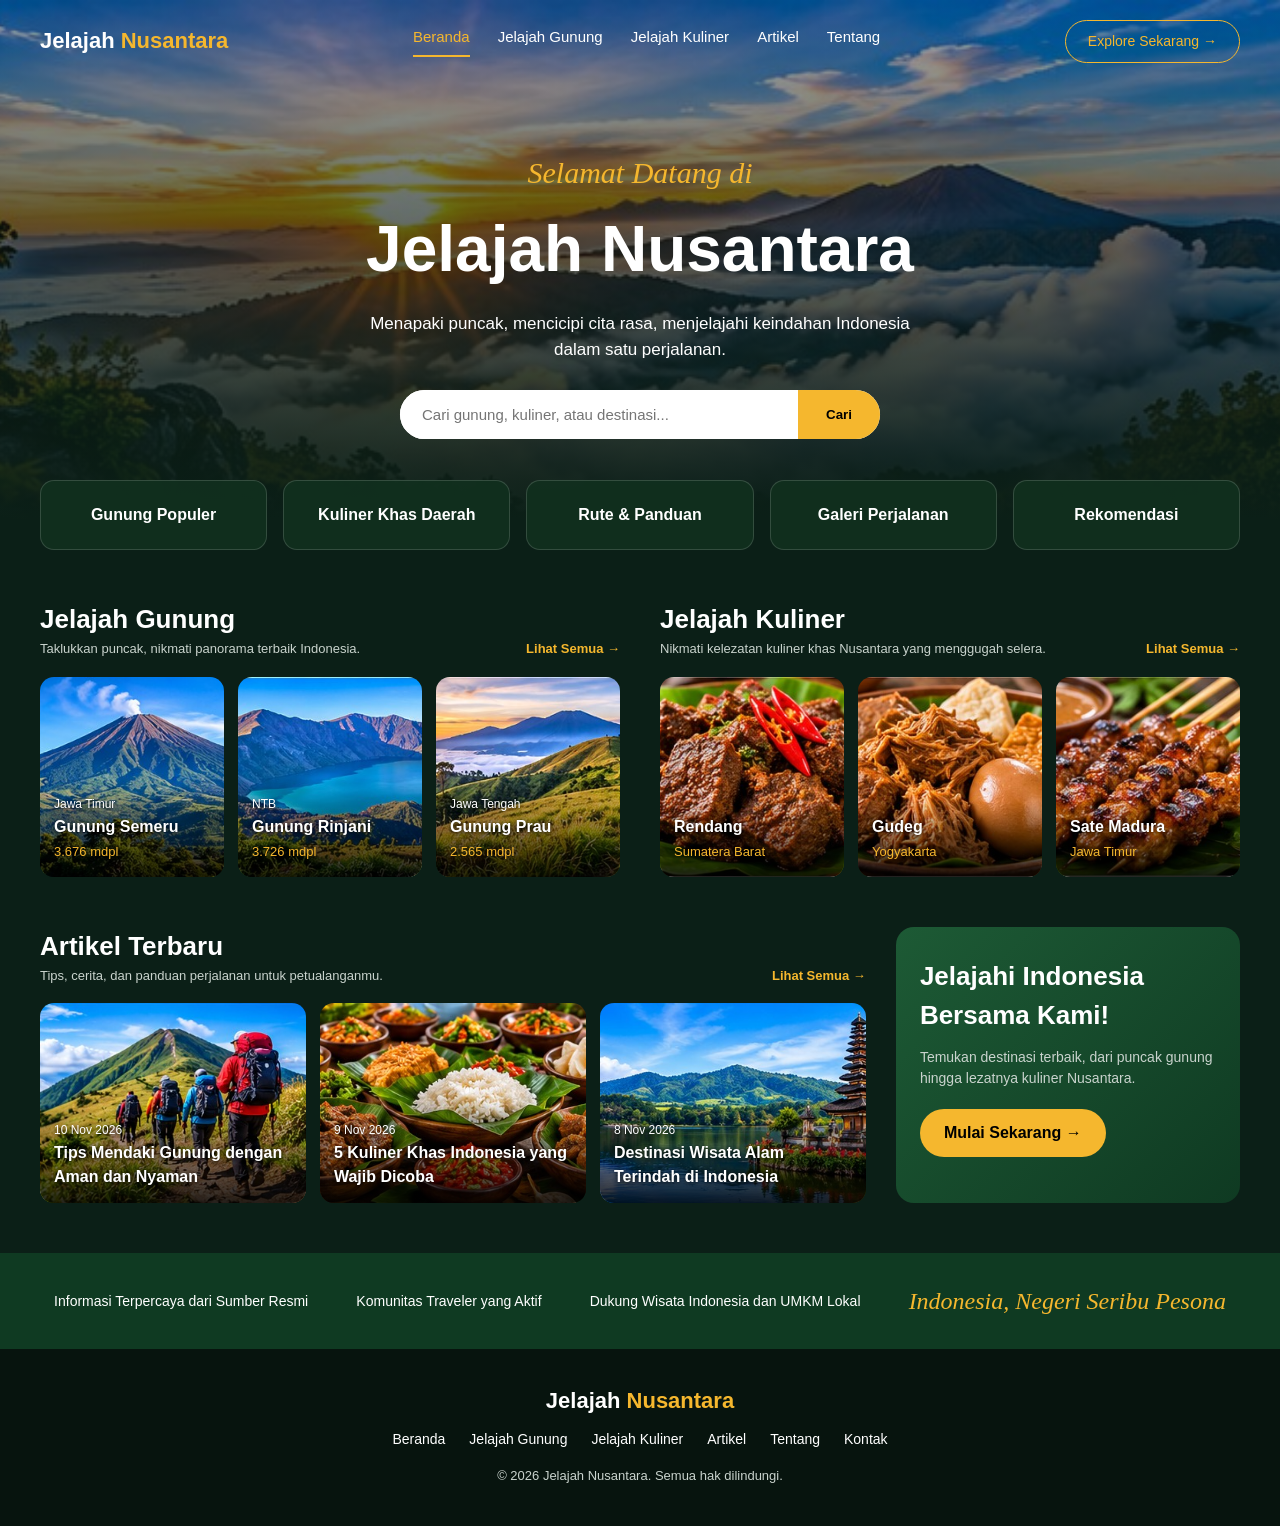
<file: index.html>
<!DOCTYPE html>
<html lang="id">
<head>
  <meta charset="UTF-8">
  <meta name="viewport" content="width=device-width, initial-scale=1.0">
  <title>Jelajah Nusantara</title>
  <link rel="stylesheet" href="style.css">
  <link rel="icon" type="image/svg+xml" href="favicon.svg">
</head>
<body>

  <!-- NAVBAR -->
  <header class="navbar">
    <a href="index.html" class="logo">Jelajah <span>Nusantara</span></a>
    <nav>
      <a href="index.html" class="active">Beranda</a>
      <a href="gunung.html">Jelajah Gunung</a>
      <a href="kuliner.html">Jelajah Kuliner</a>
      <a href="artikel.html">Artikel</a>
      <a href="tentang.html">Tentang</a>
    </nav>
    <a href="gunung.html" class="btn-outline">Explore Sekarang →</a>
  </header>

  <!-- HERO -->
  <section class="hero">
    <p class="hero-sub">Selamat Datang di</p>
    <h1>Jelajah Nusantara</h1>
    <p class="hero-desc">Menapaki puncak, mencicipi cita rasa, menjelajahi keindahan Indonesia dalam satu perjalanan.</p>
    <div class="search-box">
      <input type="text" placeholder="Cari gunung, kuliner, atau destinasi...">
      <button>Cari</button>
    </div>
  </section>

  <!-- KARTU PINTASAN -->
  <section class="shortcuts">
    <a href="gunung.html" class="shortcut">Gunung Populer</a>
    <a href="kuliner.html" class="shortcut">Kuliner Khas Daerah</a>
    <a href="panduan.html" class="shortcut">Rute &amp; Panduan</a>
    <a href="galeri.html" class="shortcut">Galeri Perjalanan</a>
    <a href="rekomendasi.html" class="shortcut">Rekomendasi</a>
  </section>

  <!-- GUNUNG & KULINER -->
  <section class="two-col">

    <div class="col">
      <div class="section-head">
        <div>
          <h2>Jelajah Gunung</h2>
          <p>Taklukkan puncak, nikmati panorama terbaik Indonesia.</p>
        </div>
        <a href="gunung.html">Lihat Semua →</a>
      </div>
      <div class="cards">
        <div class="card" style="background-image:url('images/semeru.jpg')">
          <div class="card-info">
            <small>Jawa Timur</small>
            <h3>Gunung Semeru</h3>
            <span>3.676 mdpl</span>
          </div>
        </div>
        <div class="card" style="background-image:url('images/rinjani.jpg')">
          <div class="card-info">
            <small>NTB</small>
            <h3>Gunung Rinjani</h3>
            <span>3.726 mdpl</span>
          </div>
        </div>
        <div class="card" style="background-image:url('images/prau.jpg')">
          <div class="card-info">
            <small>Jawa Tengah</small>
            <h3>Gunung Prau</h3>
            <span>2.565 mdpl</span>
          </div>
        </div>
      </div>
    </div>

    <div class="col">
      <div class="section-head">
        <div>
          <h2>Jelajah Kuliner</h2>
          <p>Nikmati kelezatan kuliner khas Nusantara yang menggugah selera.</p>
        </div>
        <a href="kuliner.html">Lihat Semua →</a>
      </div>
      <div class="cards">
        <div class="card" style="background-image:url('images/rendang.jpg')">
          <div class="card-info">
            <h3>Rendang</h3>
            <span>Sumatera Barat</span>
          </div>
        </div>
        <div class="card" style="background-image:url('images/gudeg.jpg')">
          <div class="card-info">
            <h3>Gudeg</h3>
            <span>Yogyakarta</span>
          </div>
        </div>
        <div class="card" style="background-image:url('images/sate.jpg')">
          <div class="card-info">
            <h3>Sate Madura</h3>
            <span>Jawa Timur</span>
          </div>
        </div>
      </div>
    </div>

  </section>

  <!-- ARTIKEL & AJAKAN -->
  <section class="article-row">
    <div class="articles">
      <div class="section-head">
        <div>
          <h2>Artikel Terbaru</h2>
          <p>Tips, cerita, dan panduan perjalanan untuk petualanganmu.</p>
        </div>
        <a href="artikel.html">Lihat Semua →</a>
      </div>
      <div class="cards">
        <div class="card" style="background-image:url('images/artikel1.jpg')">
          <div class="card-info">
            <small>10 Nov 2026</small>
            <h3>Tips Mendaki Gunung dengan Aman dan Nyaman</h3>
          </div>
        </div>
        <div class="card" style="background-image:url('images/artikel2.jpg')">
          <div class="card-info">
            <small>9 Nov 2026</small>
            <h3>5 Kuliner Khas Indonesia yang Wajib Dicoba</h3>
          </div>
        </div>
        <div class="card" style="background-image:url('images/artikel3.jpg')">
          <div class="card-info">
            <small>8 Nov 2026</small>
            <h3>Destinasi Wisata Alam Terindah di Indonesia</h3>
          </div>
        </div>
      </div>
    </div>

    <aside class="cta">
      <h3>Jelajahi Indonesia Bersama Kami!</h3>
      <p>Temukan destinasi terbaik, dari puncak gunung hingga lezatnya kuliner Nusantara.</p>
      <a href="gunung.html" class="btn-yellow">Mulai Sekarang →</a>
    </aside>
  </section>

  <!-- PITA INFO -->
  <section class="info-strip">
    <div>Informasi Terpercaya dari Sumber Resmi</div>
    <div>Komunitas Traveler yang Aktif</div>
    <div>Dukung Wisata Indonesia dan UMKM Lokal</div>
    <div class="slogan">Indonesia, Negeri Seribu Pesona</div>
  </section>

  <!-- FOOTER -->
  <footer class="footer">
    <div class="logo">Jelajah <span>Nusantara</span></div>
    <nav>
      <a href="index.html">Beranda</a>
      <a href="gunung.html">Jelajah Gunung</a>
      <a href="kuliner.html">Jelajah Kuliner</a>
      <a href="artikel.html">Artikel</a>
      <a href="tentang.html">Tentang</a>
      <a href="kontak.html">Kontak</a>
    </nav>
    <p>© 2026 Jelajah Nusantara. Semua hak dilindungi.</p>
  </footer>
  <script src="script.js"></script>
    <script src="menu.js"></script>
</body>
</html>
</file>
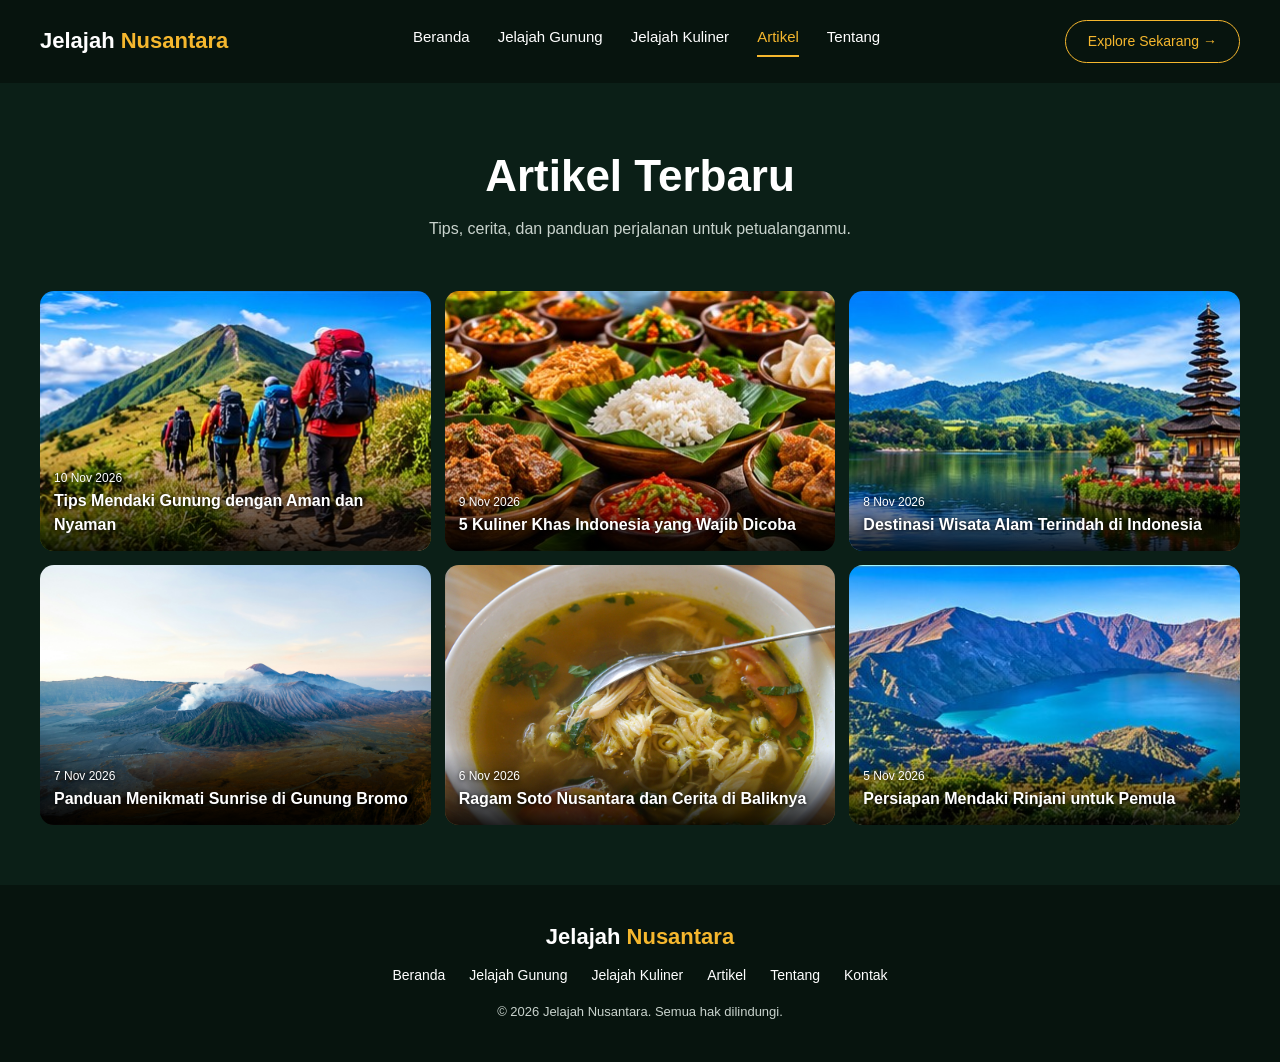
<file: artikel.html>
<!DOCTYPE html>
<html lang="id">
<head>
  <meta charset="UTF-8">
  <meta name="viewport" content="width=device-width, initial-scale=1.0">
  <title>Artikel - Jelajah Nusantara</title>
  <link rel="stylesheet" href="style.css">
</head>
<body>

  <!-- NAVBAR -->
  <header class="navbar navbar-solid">
    <a href="index.html" class="logo">Jelajah <span>Nusantara</span></a>
    <nav>
      <a href="index.html">Beranda</a>
      <a href="gunung.html">Jelajah Gunung</a>
      <a href="kuliner.html">Jelajah Kuliner</a>
      <a href="artikel.html" class="active">Artikel</a>
      <a href="tentang.html">Tentang</a>
    </nav>
    <a href="artikel.html" class="btn-outline">Explore Sekarang →</a>
  </header>

  <!-- JUDUL HALAMAN -->
  <section class="page-hero">
    <h1>Artikel Terbaru</h1>
    <p>Tips, cerita, dan panduan perjalanan untuk petualanganmu.</p>
  </section>

  <!-- DAFTAR ARTIKEL -->
  <section class="page-section">
    <div class="cards cards-grid">

      <div class="card" style="background-image:url('images/artikel1.jpg')">
        <div class="card-info">
          <small>10 Nov 2026</small>
          <h3>Tips Mendaki Gunung dengan Aman dan Nyaman</h3>
        </div>
      </div>

      <div class="card" style="background-image:url('images/artikel2.jpg')">
        <div class="card-info">
          <small>9 Nov 2026</small>
          <h3>5 Kuliner Khas Indonesia yang Wajib Dicoba</h3>
        </div>
      </div>

      <div class="card" style="background-image:url('images/artikel3.jpg')">
        <div class="card-info">
          <small>8 Nov 2026</small>
          <h3>Destinasi Wisata Alam Terindah di Indonesia</h3>
        </div>
      </div>

      <div class="card" style="background-image:url('images/bromo.jpg')">
        <div class="card-info">
          <small>7 Nov 2026</small>
          <h3>Panduan Menikmati Sunrise di Gunung Bromo</h3>
        </div>
      </div>

      <div class="card" style="background-image:url('images/soto.jpg')">
        <div class="card-info">
          <small>6 Nov 2026</small>
          <h3>Ragam Soto Nusantara dan Cerita di Baliknya</h3>
        </div>
      </div>

      <div class="card" style="background-image:url('images/rinjani.jpg')">
        <div class="card-info">
          <small>5 Nov 2026</small>
          <h3>Persiapan Mendaki Rinjani untuk Pemula</h3>
        </div>
      </div>

    </div>
  </section>

  <!-- FOOTER -->
  <footer class="footer">
    <div class="logo">Jelajah <span>Nusantara</span></div>
    <nav>
      <a href="index.html">Beranda</a>
      <a href="gunung.html">Jelajah Gunung</a>
      <a href="kuliner.html">Jelajah Kuliner</a>
      <a href="artikel.html">Artikel</a>
      <a href="tentang.html">Tentang</a>
      <a href="#kontak.html">Kontak</a>
    </nav>
    <p>© 2026 Jelajah Nusantara. Semua hak dilindungi.</p>
  </footer>
  <script src="menu.js"></script>
</body>
</html>
</file>
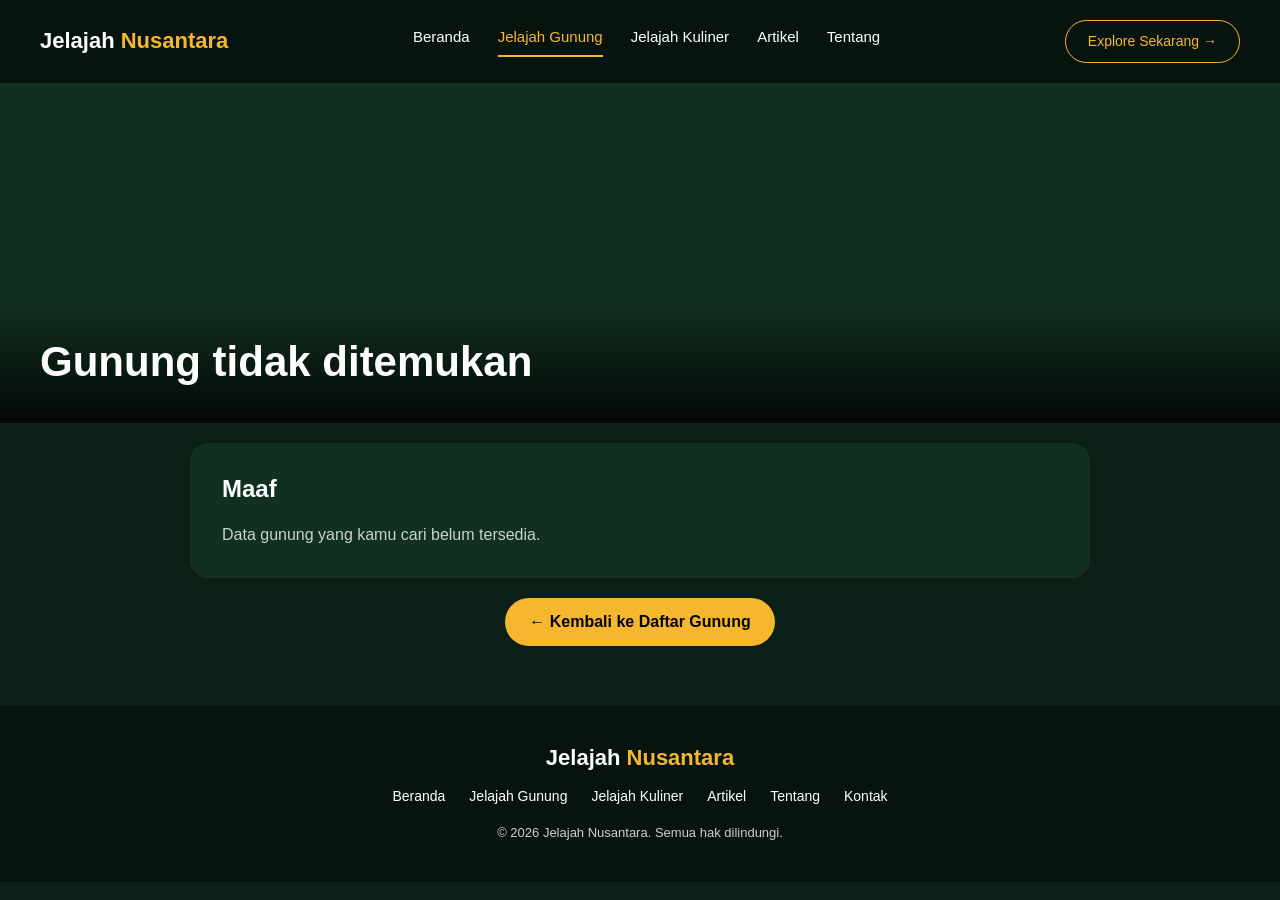
<file: detail-gunung.html>
<!DOCTYPE html>
<html lang="id">
<head>
  <meta charset="UTF-8">
  <meta name="viewport" content="width=device-width, initial-scale=1.0">
  <title>Detail Gunung - Jelajah Nusantara</title>
  <link rel="stylesheet" href="style.css">
  <style>
    .detail-hero {
      height: 340px;
      background-size: cover;
      background-position: center;
      background-color: var(--bg-card);
      display: flex;
      align-items: flex-end;
    }
    .detail-hero-text {
      width: 100%;
      padding: 30px 40px;
      background: linear-gradient(to top, rgba(0,0,0,.85), transparent);
    }
    .detail-hero-text h1 { font-size: 42px; }
    .detail-wrap { max-width: 900px; margin: 0 auto; }
    .detail-box {
      background: var(--bg-card);
      border-radius: 18px;
      padding: 28px 32px;
      margin-bottom: 20px;
    }
    .detail-box h2 { margin-bottom: 14px; }
    .detail-box p { color: var(--abu); line-height: 1.8; }
    .detail-box ul { padding-left: 22px; color: var(--abu); line-height: 1.9; }
    .detail-box li::marker { color: var(--kuning); }
    .info-grid {
      display: grid;
      grid-template-columns: 1fr 1fr;
      gap: 12px;
    }
    .info-item {
      background: #0b1f17;
      border-radius: 12px;
      padding: 14px 16px;
    }
    .info-item small { display: block; color: var(--abu); font-size: 12px; }
    .info-item strong { color: var(--kuning); font-size: 15px; }
    .detail-note { font-size: 13px; color: var(--abu); text-align: center; margin: 10px 0 24px; }
    .detail-back { text-align: center; }
    @media (max-width: 900px) {
      .detail-hero { height: 240px; }
      .detail-hero-text { padding: 20px; }
      .detail-hero-text h1 { font-size: 30px; }
      .info-grid { grid-template-columns: 1fr; }
      .detail-box { padding: 22px; }
    }
  </style>
</head>
<body>

  <!-- NAVBAR -->
  <header class="navbar navbar-solid">
    <a href="index.html" class="logo">Jelajah <span>Nusantara</span></a>
    <nav>
      <a href="index.html">Beranda</a>
      <a href="gunung.html" class="active">Jelajah Gunung</a>
      <a href="kuliner.html">Jelajah Kuliner</a>
      <a href="artikel.html">Artikel</a>
      <a href="tentang.html">Tentang</a>
    </nav>
    <a href="gunung.html" class="btn-outline">Explore Sekarang →</a>
  </header>

  <!-- HERO FOTO -->
  <section class="detail-hero" id="hero">
    <div class="detail-hero-text">
      <h1 id="judul">Memuat...</h1>
    </div>
  </section>

  <!-- ISI -->
  <section class="page-section">
    <div class="detail-wrap" id="isi"></div>
  </section>

  <!-- FOOTER -->
  <footer class="footer">
    <div class="logo">Jelajah <span>Nusantara</span></div>
    <nav>
      <a href="index.html">Beranda</a>
      <a href="gunung.html">Jelajah Gunung</a>
      <a href="kuliner.html">Jelajah Kuliner</a>
      <a href="artikel.html">Artikel</a>
      <a href="tentang.html">Tentang</a>
      <a href="kontak.html">Kontak</a>
    </nav>
    <p>© 2026 Jelajah Nusantara. Semua hak dilindungi.</p>
  </footer>

  <script src="data-gunung.js"></script>
  <script>
    var id = new URLSearchParams(window.location.search).get("id");
    var g = GUNUNG[id];
    var isi = document.getElementById("isi");

    function buatBox(judul) {
      var box = document.createElement("div");
      box.className = "detail-box";
      var h = document.createElement("h2");
      h.textContent = judul;
      box.appendChild(h);
      return box;
    }

    if (!g) {
      document.getElementById("judul").textContent = "Gunung tidak ditemukan";
      var pesan = buatBox("Maaf");
      var p = document.createElement("p");
      p.textContent = "Data gunung yang kamu cari belum tersedia.";
      pesan.appendChild(p);
      isi.appendChild(pesan);
    } else {
      document.title = g.nama + " - Jelajah Nusantara";
      document.getElementById("judul").textContent = g.nama;
      document.getElementById("hero").style.backgroundImage = "url('" + g.gambar + "')";

      // Tentang
      var boxTentang = buatBox("Tentang " + g.nama);
      var pTentang = document.createElement("p");
      pTentang.textContent = g.ringkas;
      boxTentang.appendChild(pTentang);
      isi.appendChild(boxTentang);

      // Informasi singkat
      var boxInfo = buatBox("Informasi Singkat");
      var grid = document.createElement("div");
      grid.className = "info-grid";
      g.info.forEach(function (baris) {
        var item = document.createElement("div");
        item.className = "info-item";
        var label = document.createElement("small");
        label.textContent = baris[0];
        var nilai = document.createElement("strong");
        nilai.textContent = baris[1];
        item.appendChild(label);
        item.appendChild(nilai);
        grid.appendChild(item);
      });
      boxInfo.appendChild(grid);
      isi.appendChild(boxInfo);

      // Tips
      var boxTips = buatBox("Tips Pendakian");
      var ul = document.createElement("ul");
      g.tips.forEach(function (t) {
        var li = document.createElement("li");
        li.textContent = t;
        ul.appendChild(li);
      });
      boxTips.appendChild(ul);
      isi.appendChild(boxTips);

      // Catatan
      var note = document.createElement("p");
      note.className = "detail-note";
      note.textContent = "Informasi bersifat umum. Selalu cek aturan, status gunung, dan kondisi jalur terbaru dari pengelola resmi.";
      isi.appendChild(note);
    }

    // Tombol kembali
    var back = document.createElement("div");
    back.className = "detail-back";
    var tombol = document.createElement("a");
    tombol.href = "gunung.html";
    tombol.className = "btn-yellow";
    tombol.textContent = "← Kembali ke Daftar Gunung";
    back.appendChild(tombol);
    isi.appendChild(back);
  </script>
  <script src="menu.js"></script>
</body>
</html>
</file>
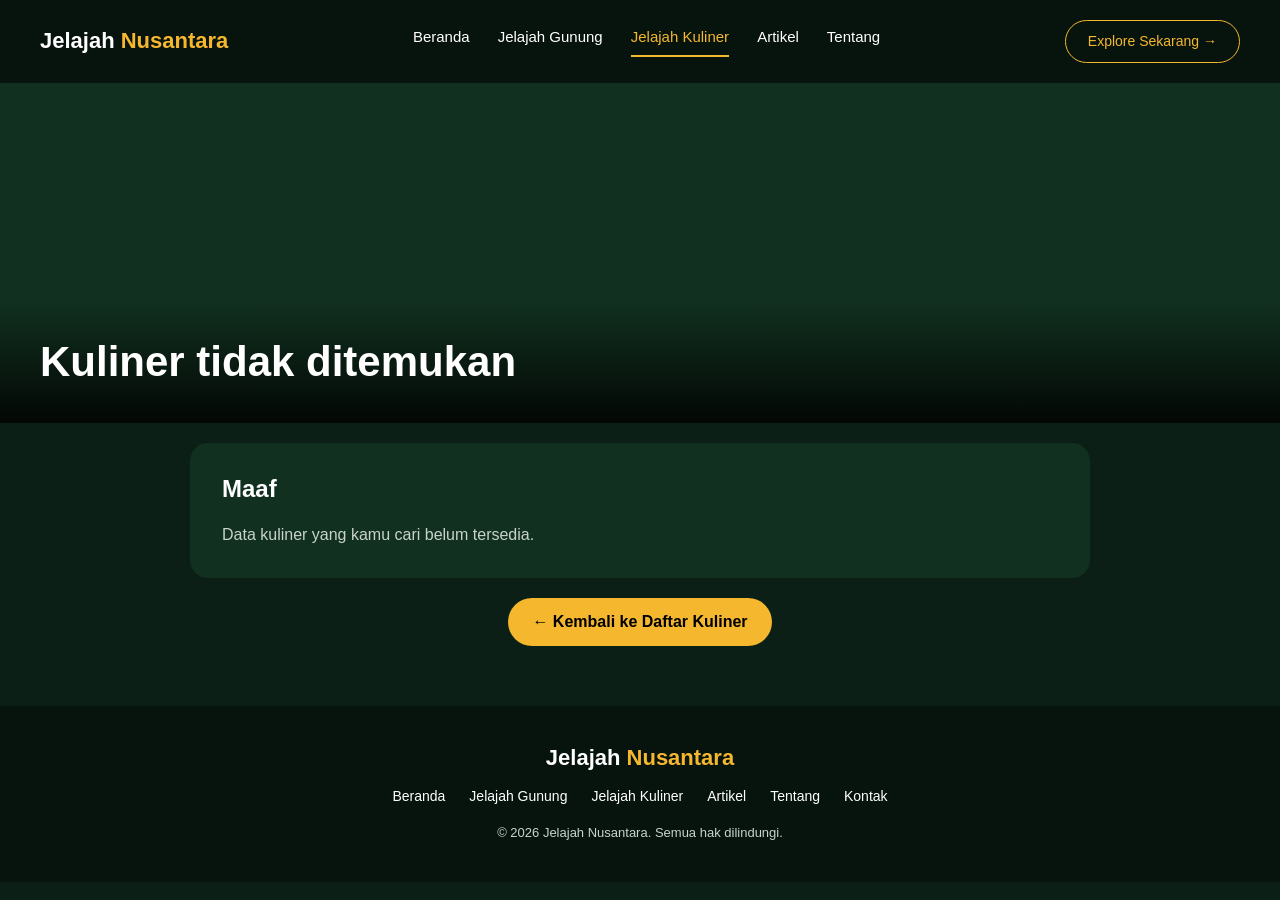
<file: detail-kuliner.html>
<!DOCTYPE html>
<html lang="id">
<head>
  <meta charset="UTF-8">
  <meta name="viewport" content="width=device-width, initial-scale=1.0">
  <title>Detail Kuliner - Jelajah Nusantara</title>
  <link rel="stylesheet" href="style.css">
  <style>
    .detail-hero {
      height: 340px;
      background-size: cover;
      background-position: center;
      background-color: var(--bg-card);
      display: flex;
      align-items: flex-end;
    }
    .detail-hero-text {
      width: 100%;
      padding: 30px 40px;
      background: linear-gradient(to top, rgba(0,0,0,.85), transparent);
    }
    .detail-hero-text h1 { font-size: 42px; }
    .detail-wrap { max-width: 900px; margin: 0 auto; }
    .detail-box {
      background: var(--bg-card);
      border-radius: 18px;
      padding: 28px 32px;
      margin-bottom: 20px;
    }
    .detail-box h2 { margin-bottom: 14px; }
    .detail-box p { color: var(--abu); line-height: 1.8; }
    .detail-box ul { padding-left: 22px; color: var(--abu); line-height: 1.9; }
    .detail-box li::marker { color: var(--kuning); }
    .info-grid {
      display: grid;
      grid-template-columns: 1fr 1fr;
      gap: 12px;
    }
    .info-item {
      background: #0b1f17;
      border-radius: 12px;
      padding: 14px 16px;
    }
    .info-item small { display: block; color: var(--abu); font-size: 12px; }
    .info-item strong { color: var(--kuning); font-size: 15px; }
    .detail-note { font-size: 13px; color: var(--abu); text-align: center; margin: 10px 0 24px; }
    .detail-back { text-align: center; }
    @media (max-width: 900px) {
      .detail-hero { height: 240px; }
      .detail-hero-text { padding: 20px; }
      .detail-hero-text h1 { font-size: 30px; }
      .info-grid { grid-template-columns: 1fr; }
      .detail-box { padding: 22px; }
    }
  </style>
</head>
<body>

  <!-- NAVBAR -->
  <header class="navbar navbar-solid">
    <a href="index.html" class="logo">Jelajah <span>Nusantara</span></a>
    <nav>
      <a href="index.html">Beranda</a>
      <a href="gunung.html">Jelajah Gunung</a>
      <a href="kuliner.html" class="active">Jelajah Kuliner</a>
      <a href="artikel.html">Artikel</a>
      <a href="tentang.html">Tentang</a>
    </nav>
    <a href="kuliner.html" class="btn-outline">Explore Sekarang →</a>
  </header>

  <!-- HERO FOTO -->
  <section class="detail-hero" id="hero">
    <div class="detail-hero-text">
      <h1 id="judul">Memuat...</h1>
    </div>
  </section>

  <!-- ISI -->
  <section class="page-section">
    <div class="detail-wrap" id="isi"></div>
  </section>

  <!-- FOOTER -->
  <footer class="footer">
    <div class="logo">Jelajah <span>Nusantara</span></div>
    <nav>
      <a href="index.html">Beranda</a>
      <a href="gunung.html">Jelajah Gunung</a>
      <a href="kuliner.html">Jelajah Kuliner</a>
      <a href="artikel.html">Artikel</a>
      <a href="tentang.html">Tentang</a>
      <a href="kontak.html">Kontak</a>
    </nav>
    <p>© 2026 Jelajah Nusantara. Semua hak dilindungi.</p>
  </footer>

  <script src="data-kuliner.js"></script>
  <script>
    var id = new URLSearchParams(window.location.search).get("id");
    var k = KULINER[id];
    var isi = document.getElementById("isi");

    function buatBox(judul) {
      var box = document.createElement("div");
      box.className = "detail-box";
      var h = document.createElement("h2");
      h.textContent = judul;
      box.appendChild(h);
      return box;
    }

    if (!k) {
      document.getElementById("judul").textContent = "Kuliner tidak ditemukan";
      var pesan = buatBox("Maaf");
      var p = document.createElement("p");
      p.textContent = "Data kuliner yang kamu cari belum tersedia.";
      pesan.appendChild(p);
      isi.appendChild(pesan);
    } else {
      document.title = k.nama + " - Jelajah Nusantara";
      document.getElementById("judul").textContent = k.nama;
      document.getElementById("hero").style.backgroundImage = "url('" + k.gambar + "')";

      // Tentang
      var boxTentang = buatBox("Tentang " + k.nama);
      var pTentang = document.createElement("p");
      pTentang.textContent = k.ringkas;
      boxTentang.appendChild(pTentang);
      isi.appendChild(boxTentang);

      // Informasi singkat
      var boxInfo = buatBox("Informasi Singkat");
      var grid = document.createElement("div");
      grid.className = "info-grid";
      k.info.forEach(function (baris) {
        var item = document.createElement("div");
        item.className = "info-item";
        var label = document.createElement("small");
        label.textContent = baris[0];
        var nilai = document.createElement("strong");
        nilai.textContent = baris[1];
        item.appendChild(label);
        item.appendChild(nilai);
        grid.appendChild(item);
      });
      boxInfo.appendChild(grid);
      isi.appendChild(boxInfo);

      // Tips
      var boxTips = buatBox("Tips Menikmati");
      var ul = document.createElement("ul");
      k.tips.forEach(function (t) {
        var li = document.createElement("li");
        li.textContent = t;
        ul.appendChild(li);
      });
      boxTips.appendChild(ul);
      isi.appendChild(boxTips);
    }

    // Tombol kembali
    var back = document.createElement("div");
    back.className = "detail-back";
    var tombol = document.createElement("a");
    tombol.href = "kuliner.html";
    tombol.className = "btn-yellow";
    tombol.textContent = "← Kembali ke Daftar Kuliner";
    back.appendChild(tombol);
    isi.appendChild(back);
  </script>
  <script src="menu.js"></script>
</body>
</html>
</file>
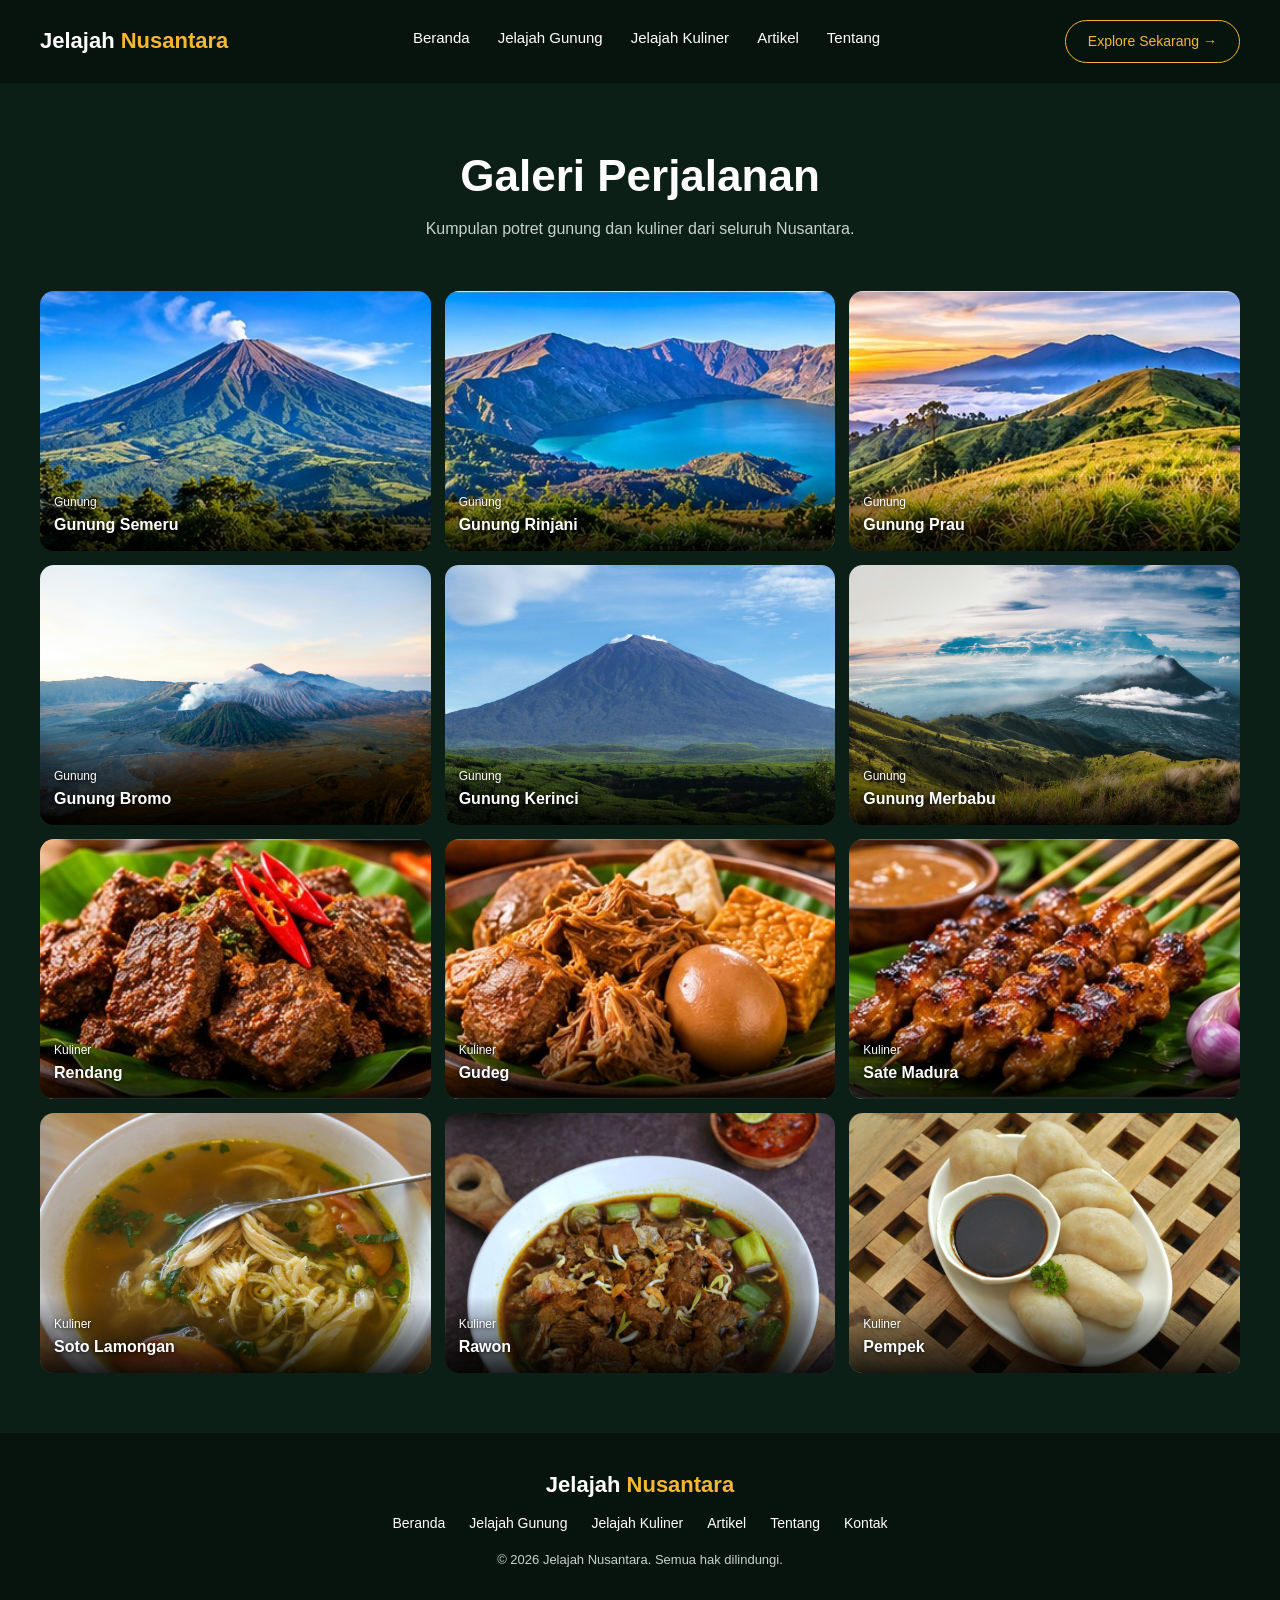
<file: galeri.html>
<!DOCTYPE html>
<html lang="id">
<head>
  <meta charset="UTF-8">
  <meta name="viewport" content="width=device-width, initial-scale=1.0">
  <title>Galeri Perjalanan - Jelajah Nusantara</title>
  <link rel="stylesheet" href="style.css">
</head>
<body>

  <!-- NAVBAR -->
  <header class="navbar navbar-solid">
    <a href="index.html" class="logo">Jelajah <span>Nusantara</span></a>
    <nav>
      <a href="index.html">Beranda</a>
      <a href="gunung.html">Jelajah Gunung</a>
      <a href="kuliner.html">Jelajah Kuliner</a>
      <a href="artikel.html">Artikel</a>
      <a href="tentang.html">Tentang</a>
    </nav>
    <a href="gunung.html" class="btn-outline">Explore Sekarang →</a>
  </header>

  <!-- JUDUL HALAMAN -->
  <section class="page-hero">
    <h1>Galeri Perjalanan</h1>
    <p>Kumpulan potret gunung dan kuliner dari seluruh Nusantara.</p>
  </section>

  <!-- GALERI -->
  <section class="page-section">
    <div class="cards cards-grid">

      <div class="card" style="background-image:url('images/semeru.jpg')">
        <div class="card-info"><small>Gunung</small><h3>Gunung Semeru</h3></div>
      </div>

      <div class="card" style="background-image:url('images/rinjani.jpg')">
        <div class="card-info"><small>Gunung</small><h3>Gunung Rinjani</h3></div>
      </div>

      <div class="card" style="background-image:url('images/prau.jpg')">
        <div class="card-info"><small>Gunung</small><h3>Gunung Prau</h3></div>
      </div>

      <div class="card" style="background-image:url('images/bromo.jpg')">
        <div class="card-info"><small>Gunung</small><h3>Gunung Bromo</h3></div>
      </div>

      <div class="card" style="background-image:url('images/kerinci.jpg')">
        <div class="card-info"><small>Gunung</small><h3>Gunung Kerinci</h3></div>
      </div>

      <div class="card" style="background-image:url('images/merbabu.jpg')">
        <div class="card-info"><small>Gunung</small><h3>Gunung Merbabu</h3></div>
      </div>

      <div class="card" style="background-image:url('images/rendang.jpg')">
        <div class="card-info"><small>Kuliner</small><h3>Rendang</h3></div>
      </div>

      <div class="card" style="background-image:url('images/gudeg.jpg')">
        <div class="card-info"><small>Kuliner</small><h3>Gudeg</h3></div>
      </div>

      <div class="card" style="background-image:url('images/sate.jpg')">
        <div class="card-info"><small>Kuliner</small><h3>Sate Madura</h3></div>
      </div>

      <div class="card" style="background-image:url('images/soto.jpg')">
        <div class="card-info"><small>Kuliner</small><h3>Soto Lamongan</h3></div>
      </div>

      <div class="card" style="background-image:url('images/rawon.jpg')">
        <div class="card-info"><small>Kuliner</small><h3>Rawon</h3></div>
      </div>

      <div class="card" style="background-image:url('images/pempek.jpg')">
        <div class="card-info"><small>Kuliner</small><h3>Pempek</h3></div>
      </div>

    </div>
  </section>

  <!-- FOOTER -->
  <footer class="footer">
    <div class="logo">Jelajah <span>Nusantara</span></div>
    <nav>
      <a href="index.html">Beranda</a>
      <a href="gunung.html">Jelajah Gunung</a>
      <a href="kuliner.html">Jelajah Kuliner</a>
      <a href="artikel.html">Artikel</a>
      <a href="tentang.html">Tentang</a>
      <a href="kontak.html">Kontak</a>
    </nav>
    <p>© 2026 Jelajah Nusantara. Semua hak dilindungi.</p>
  </footer>
  <script src="menu.js"></script>
</body>
</html>
</file>
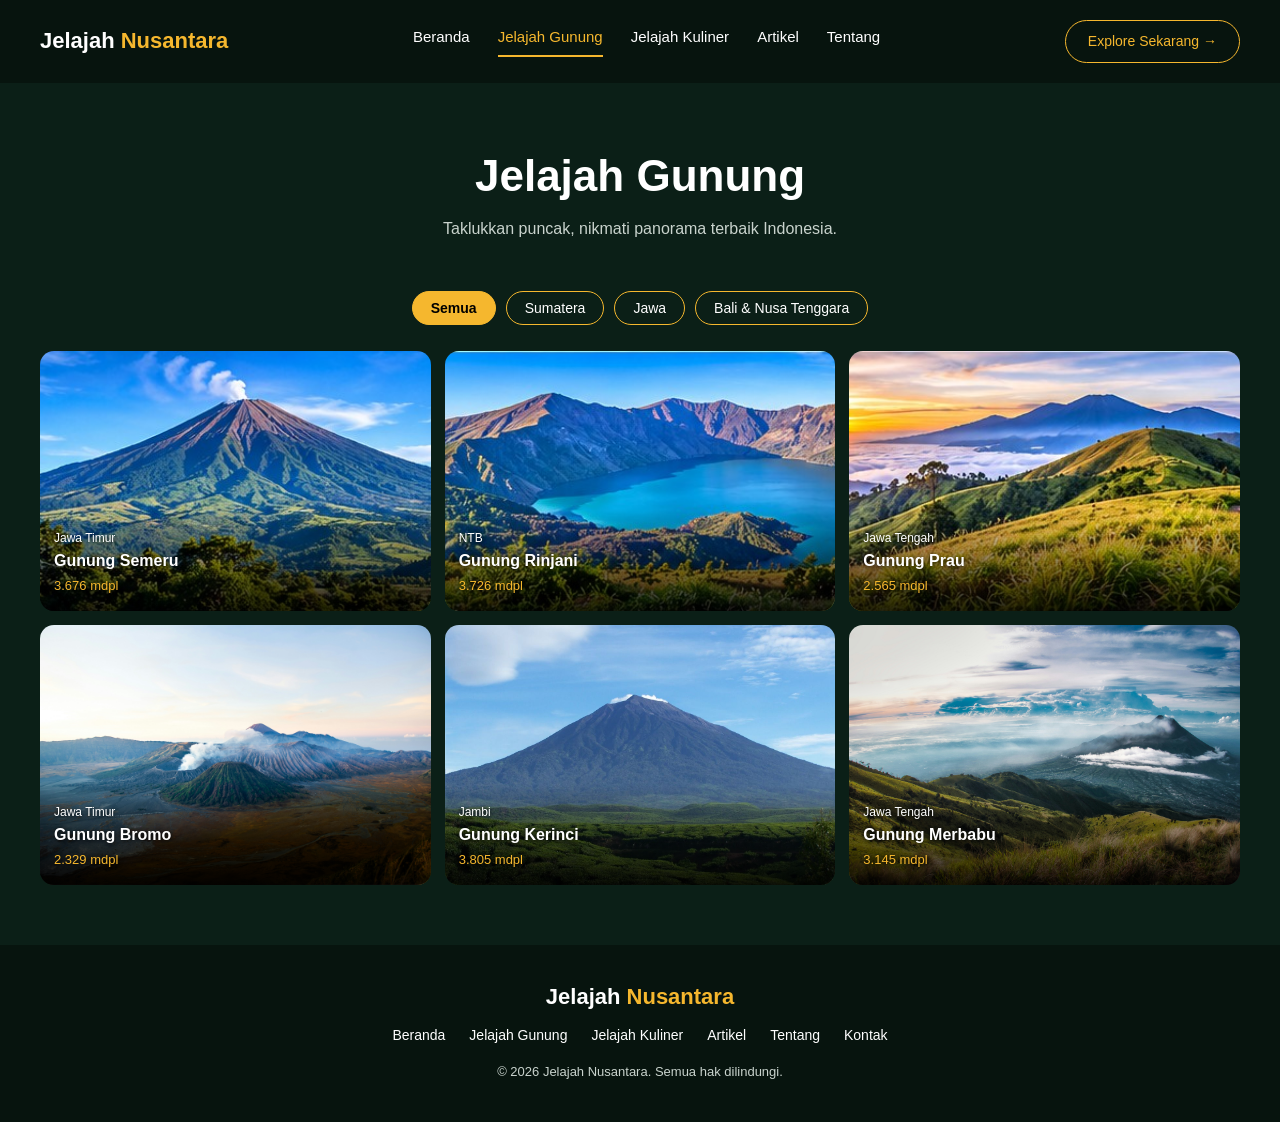
<file: gunung.html>
<!DOCTYPE html>
<html lang="id">
<head>
  <meta charset="UTF-8">
  <meta name="viewport" content="width=device-width, initial-scale=1.0">
  <title>Jelajah Gunung - Jelajah Nusantara</title>
  <link rel="stylesheet" href="style.css">
</head>
<body>

  <!-- NAVBAR -->
  <header class="navbar navbar-solid">
    <a href="index.html" class="logo">Jelajah <span>Nusantara</span></a>
    <nav>
      <a href="index.html">Beranda</a>
      <a href="gunung.html" class="active">Jelajah Gunung</a>
      <a href="kuliner.html">Jelajah Kuliner</a>
      <a href="artikel.html">Artikel</a>
      <a href="tentang.html">Tentang</a>
    </nav>
    <a href="gunung.html" class="btn-outline">Explore Sekarang →</a>
  </header>

  <!-- JUDUL HALAMAN -->
  <section class="page-hero">
    <h1>Jelajah Gunung</h1>
    <p>Taklukkan puncak, nikmati panorama terbaik Indonesia.</p>
  </section>

  <!-- DAFTAR GUNUNG -->
  <section class="page-section">
    <div class="cards cards-grid">

      <div class="card" style="background-image:url('images/semeru.jpg'); cursor:pointer" onclick="location.href='detail-gunung.html?id=semeru'">
        <div class="card-info">
          <small>Jawa Timur</small>
          <h3>Gunung Semeru</h3>
          <span>3.676 mdpl</span>
        </div>
      </div>

      <div class="card" style="background-image:url('images/rinjani.jpg'); cursor:pointer" onclick="location.href='detail-gunung.html?id=rinjani'">
        <div class="card-info">
          <small>NTB</small>
          <h3>Gunung Rinjani</h3>
          <span>3.726 mdpl</span>
        </div>
      </div>

      <div class="card" style="background-image:url('images/prau.jpg'); cursor:pointer" onclick="location.href='detail-gunung.html?id=prau'">
        <div class="card-info">
          <small>Jawa Tengah</small>
          <h3>Gunung Prau</h3>
          <span>2.565 mdpl</span>
        </div>
      </div>

      <div class="card" style="background-image:url('images/bromo.jpg'); cursor:pointer" onclick="location.href='detail-gunung.html?id=bromo'">
        <div class="card-info">
          <small>Jawa Timur</small>
          <h3>Gunung Bromo</h3>
          <span>2.329 mdpl</span>
        </div>
      </div>

      <div class="card" style="background-image:url('images/kerinci.jpg'); cursor:pointer" onclick="location.href='detail-gunung.html?id=kerinci'">
        <div class="card-info">
          <small>Jambi</small>
          <h3>Gunung Kerinci</h3>
          <span>3.805 mdpl</span>
        </div>
      </div>

      <div class="card" style="background-image:url('images/merbabu.jpg'); cursor:pointer" onclick="location.href='detail-gunung.html?id=merbabu'">
        <div class="card-info">
          <small>Jawa Tengah</small>
          <h3>Gunung Merbabu</h3>
          <span>3.145 mdpl</span>
        </div>
      </div>

    </div>
  </section>

  <!-- FOOTER -->
  <footer class="footer">
    <div class="logo">Jelajah <span>Nusantara</span></div>
    <nav>
      <a href="index.html">Beranda</a>
      <a href="gunung.html">Jelajah Gunung</a>
      <a href="kuliner.html">Jelajah Kuliner</a>
      <a href="artikel.html">Artikel</a>
      <a href="tentang.html">Tentang</a>
      <a href="kontak.html">Kontak</a>
    </nav>
    <p>© 2026 Jelajah Nusantara. Semua hak dilindungi.</p>
  </footer>
    <script src="menu.js"></script>
  <script src="filter.js"></script>
</body>
</html>
</file>
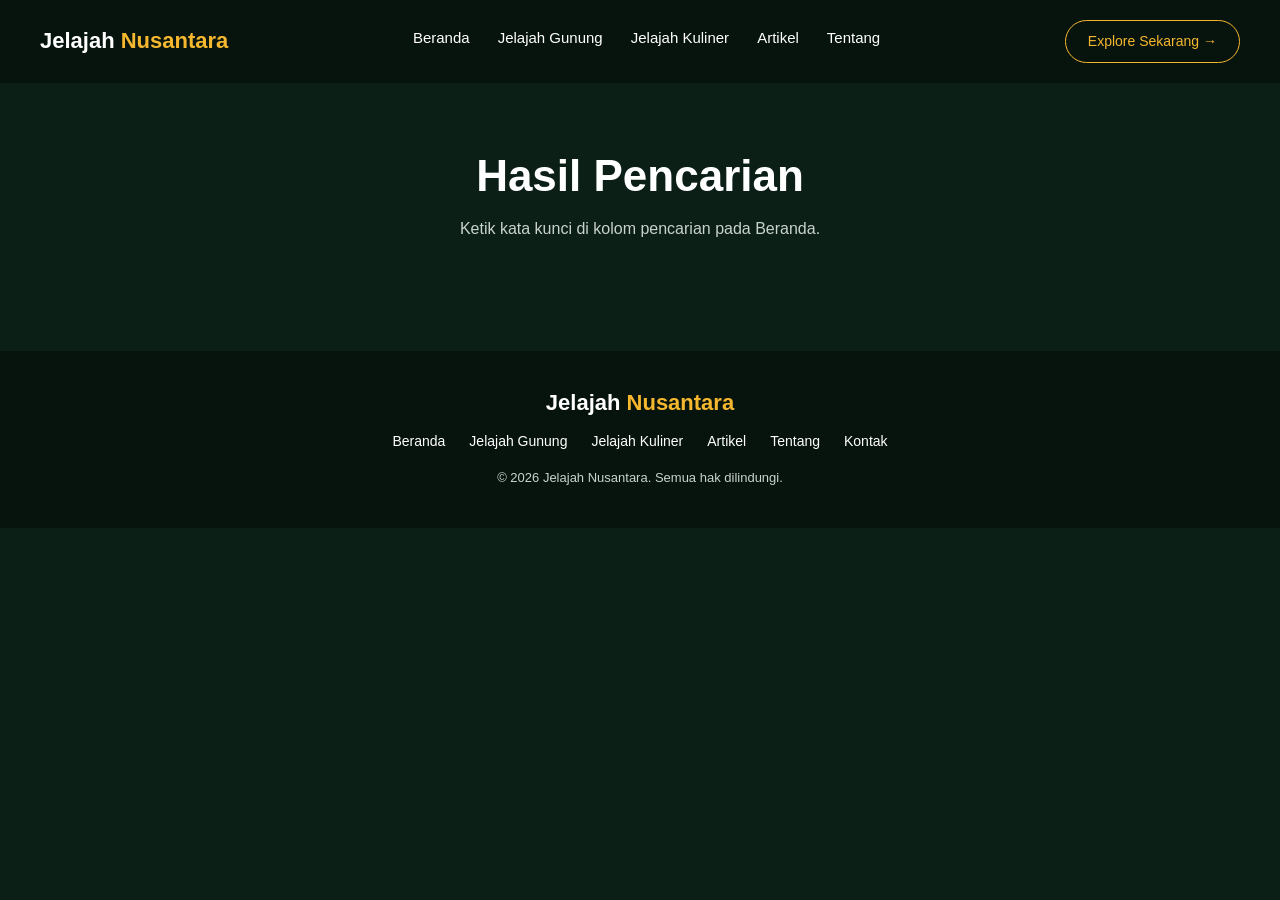
<file: hasil.html>
<!DOCTYPE html>
<html lang="id">
<head>
  <meta charset="UTF-8">
  <meta name="viewport" content="width=device-width, initial-scale=1.0">
  <title>Hasil Pencarian - Jelajah Nusantara</title>
  <link rel="stylesheet" href="style.css">
</head>
<body>

  <!-- NAVBAR -->
  <header class="navbar navbar-solid">
    <a href="index.html" class="logo">Jelajah <span>Nusantara</span></a>
    <nav>
      <a href="index.html">Beranda</a>
      <a href="gunung.html">Jelajah Gunung</a>
      <a href="kuliner.html">Jelajah Kuliner</a>
      <a href="artikel.html">Artikel</a>
      <a href="tentang.html">Tentang</a>
    </nav>
    <a href="gunung.html" class="btn-outline">Explore Sekarang →</a>
  </header>

  <!-- JUDUL HALAMAN -->
  <section class="page-hero">
    <h1>Hasil Pencarian</h1>
    <p id="keterangan"></p>
  </section>

  <!-- HASIL -->
  <section class="page-section">
    <div id="hasil" class="cards cards-grid"></div>
  </section>

  <!-- FOOTER -->
  <footer class="footer">
    <div class="logo">Jelajah <span>Nusantara</span></div>
    <nav>
      <a href="index.html">Beranda</a>
      <a href="gunung.html">Jelajah Gunung</a>
      <a href="kuliner.html">Jelajah Kuliner</a>
      <a href="artikel.html">Artikel</a>
      <a href="tentang.html">Tentang</a>
      <a href="kontak.html">Kontak</a>
    </nav>
    <p>© 2026 Jelajah Nusantara. Semua hak dilindungi.</p>
  </footer>

  <script src="script.js"></script>
</body>
</html>
</file>
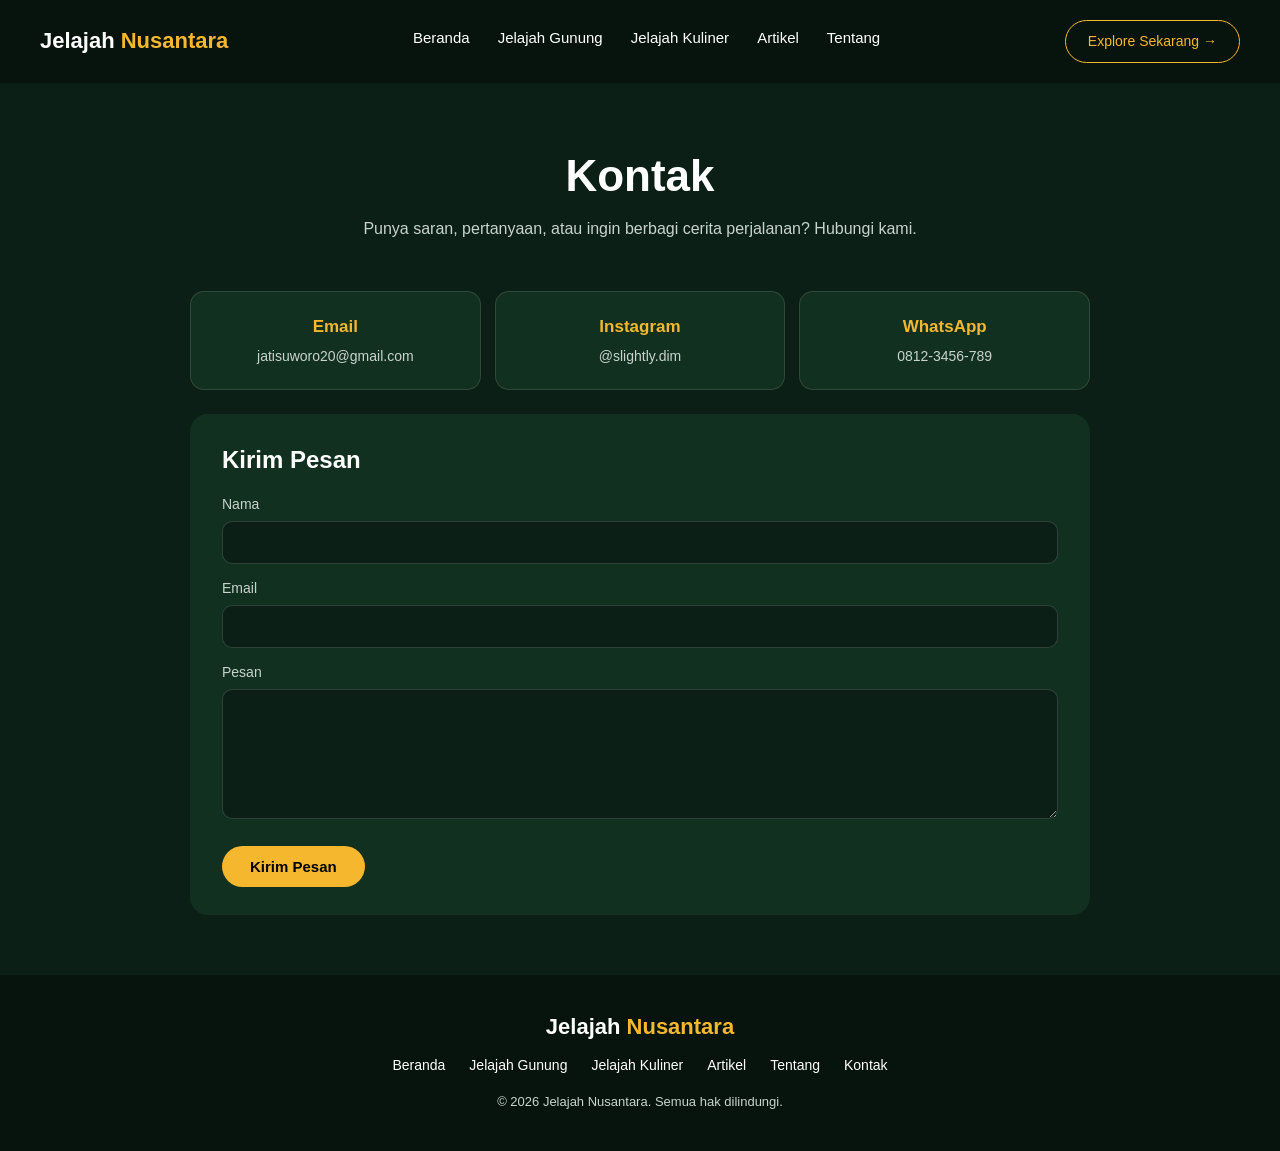
<file: kontak.html>
<!DOCTYPE html>
<html lang="id">
<head>
  <meta charset="UTF-8">
  <meta name="viewport" content="width=device-width, initial-scale=1.0">
  <title>Kontak - Jelajah Nusantara</title>
  <link rel="stylesheet" href="style.css">
  <style>
    .contact-wrap { max-width: 900px; margin: 0 auto; }
    .contact-cards {
      display: grid;
      grid-template-columns: repeat(3, 1fr);
      gap: 14px;
      margin-bottom: 24px;
    }
    .contact-cards a {
      background: var(--bg-card);
      border: 1px solid rgba(255,255,255,.12);
      border-radius: 14px;
      padding: 22px 16px;
      text-align: center;
    }
    .contact-cards a:hover { border-color: var(--kuning); }
    .contact-cards h3 { color: var(--kuning); margin-bottom: 6px; font-size: 17px; }
    .contact-cards p { font-size: 14px; color: var(--abu); word-break: break-all; }

    .contact-form {
      background: var(--bg-card);
      border-radius: 18px;
      padding: 28px 32px;
    }
    .contact-form h2 { margin-bottom: 16px; }
    .contact-form label { display: block; font-size: 14px; margin: 14px 0 6px; color: var(--abu); }
    .contact-form input,
    .contact-form textarea {
      width: 100%;
      padding: 12px 14px;
      border-radius: 10px;
      border: 1px solid rgba(255,255,255,.15);
      background: #0b1f17;
      color: var(--putih);
      font-size: 15px;
      font-family: inherit;
    }
    .contact-form textarea { min-height: 130px; resize: vertical; }
    .contact-form button {
      margin-top: 20px;
      border: none;
      cursor: pointer;
      background: var(--kuning);
      color: #000;
      font-weight: 700;
      padding: 12px 28px;
      border-radius: 30px;
      font-size: 15px;
    }
    @media (max-width: 900px) {
      .contact-cards { grid-template-columns: 1fr; }
      .contact-form { padding: 22px; }
    }
  </style>
</head>
<body>

  <!-- NAVBAR -->
  <header class="navbar navbar-solid">
    <a href="index.html" class="logo">Jelajah <span>Nusantara</span></a>
    <nav>
      <a href="index.html">Beranda</a>
      <a href="gunung.html">Jelajah Gunung</a>
      <a href="kuliner.html">Jelajah Kuliner</a>
      <a href="artikel.html">Artikel</a>
      <a href="tentang.html">Tentang</a>
    </nav>
    <a href="gunung.html" class="btn-outline">Explore Sekarang →</a>
  </header>

  <!-- JUDUL HALAMAN -->
  <section class="page-hero">
    <h1>Kontak</h1>
    <p>Punya saran, pertanyaan, atau ingin berbagi cerita perjalanan? Hubungi kami.</p>
  </section>

  <!-- ISI -->
  <section class="page-section">
    <div class="contact-wrap">

      <div class="contact-cards">
        <a href="mailto:jatisuworo20@gmail.com">
          <h3>Email</h3>
          <p>jatisuworo20@gmail.com</p>
        </a>
        <a href="https://instagram.com/slightly.dim" target="_blank" rel="noopener">
          <h3>Instagram</h3>
          <p>@slightly.dim</p>
        </a>
        <a href="https://wa.me/628123467895" target="_blank" rel="noopener">
          <h3>WhatsApp</h3>
          <p>0812-3456-789</p>
        </a>
      </div>

      <form class="contact-form" action="mailto:jatisuworo20@gmail.com" method="post" enctype="text/plain">
        <h2>Kirim Pesan</h2>

        <label for="nama">Nama</label>
        <input type="text" id="nama" name="Nama" required>

        <label for="email">Email</label>
        <input type="email" id="email" name="Email" required>

        <label for="pesan">Pesan</label>
        <textarea id="pesan" name="Pesan" required></textarea>

        <button type="submit">Kirim Pesan</button>
      </form>

    </div>
  </section>

  <!-- FOOTER -->
  <footer class="footer">
    <div class="logo">Jelajah <span>Nusantara</span></div>
    <nav>
      <a href="index.html">Beranda</a>
      <a href="gunung.html">Jelajah Gunung</a>
      <a href="kuliner.html">Jelajah Kuliner</a>
      <a href="artikel.html">Artikel</a>
      <a href="tentang.html">Tentang</a>
      <a href="kontak.html">Kontak</a>
    </nav>
    <p>© 2026 Jelajah Nusantara. Semua hak dilindungi.</p>
  </footer>
  <script src="menu.js"></script>
</body>
</html>
</file>
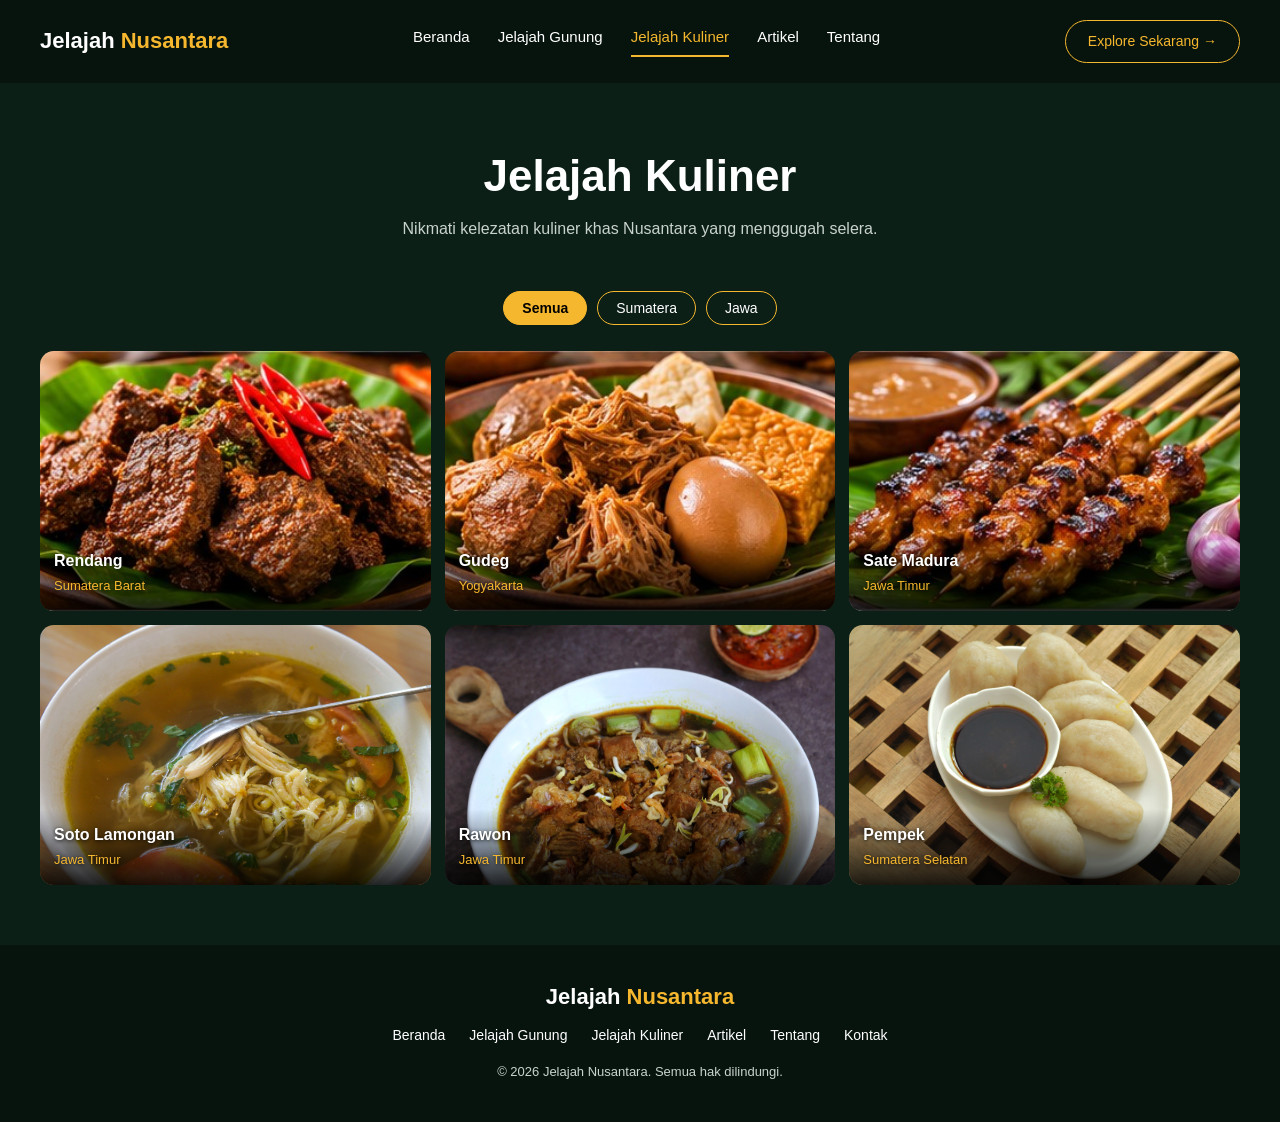
<file: kuliner.html>
<!DOCTYPE html>
<html lang="id">
<head>
  <meta charset="UTF-8">
  <meta name="viewport" content="width=device-width, initial-scale=1.0">
  <title>Jelajah Kuliner - Jelajah Nusantara</title>
  <link rel="stylesheet" href="style.css">
</head>
<body>

  <!-- NAVBAR -->
  <header class="navbar navbar-solid">
    <a href="index.html" class="logo">Jelajah <span>Nusantara</span></a>
    <nav>
      <a href="index.html">Beranda</a>
      <a href="gunung.html">Jelajah Gunung</a>
      <a href="kuliner.html" class="active">Jelajah Kuliner</a>
      <a href="artikel.html">Artikel</a>
      <a href="tentang.html">Tentang</a>
    </nav>
    <a href="kuliner.html" class="btn-outline">Explore Sekarang →</a>
  </header>

  <!-- JUDUL HALAMAN -->
  <section class="page-hero">
    <h1>Jelajah Kuliner</h1>
    <p>Nikmati kelezatan kuliner khas Nusantara yang menggugah selera.</p>
  </section>

  <!-- DAFTAR KULINER -->
  <section class="page-section">
    <div class="cards cards-grid">

      <div class="card" style="background-image:url('images/rendang.jpg'); cursor:pointer" onclick="location.href='detail-kuliner.html?id=rendang'">
        <div class="card-info">
          <h3>Rendang</h3>
          <span>Sumatera Barat</span>
        </div>
      </div>

      <div class="card" style="background-image:url('images/gudeg.jpg'); cursor:pointer" onclick="location.href='detail-kuliner.html?id=gudeg'">
        <div class="card-info">
          <h3>Gudeg</h3>
          <span>Yogyakarta</span>
        </div>
      </div>

      <div class="card" style="background-image:url('images/sate.jpg'); cursor:pointer" onclick="location.href='detail-kuliner.html?id=sate'">
        <div class="card-info">
          <h3>Sate Madura</h3>
          <span>Jawa Timur</span>
        </div>
      </div>

     <div class="card" style="background-image:url('images/soto.jpg'); cursor:pointer" onclick="location.href='detail-kuliner.html?id=soto'">
        <div class="card-info">
          <h3>Soto Lamongan</h3>
          <span>Jawa Timur</span>
        </div>
      </div>

     <div class="card" style="background-image:url('images/rawon.jpg'); cursor:pointer" onclick="location.href='detail-kuliner.html?id=rawon'">
        <div class="card-info">
          <h3>Rawon</h3>
          <span>Jawa Timur</span>
        </div>
      </div>

      <div class="card" style="background-image:url('images/pempek.jpg'); cursor:pointer" onclick="location.href='detail-kuliner.html?id=pempek'">
        <div class="card-info">
          <h3>Pempek</h3>
          <span>Sumatera Selatan</span>
        </div>
      </div>

    </div>
  </section>

  <!-- FOOTER -->
  <footer class="footer">
    <div class="logo">Jelajah <span>Nusantara</span></div>
    <nav>
      <a href="index.html">Beranda</a>
      <a href="gunung.html">Jelajah Gunung</a>
      <a href="kuliner.html">Jelajah Kuliner</a>
      <a href="artikel.html">Artikel</a>
      <a href="tentang.html">Tentang</a>
      <a href="kontak.html">Kontak</a>
    </nav>
    <p>© 2026 Jelajah Nusantara. Semua hak dilindungi.</p>
  </footer>
  <script src="menu.js"></script>
    <script src="filter.js"></script>
</body>
</html>
</file>
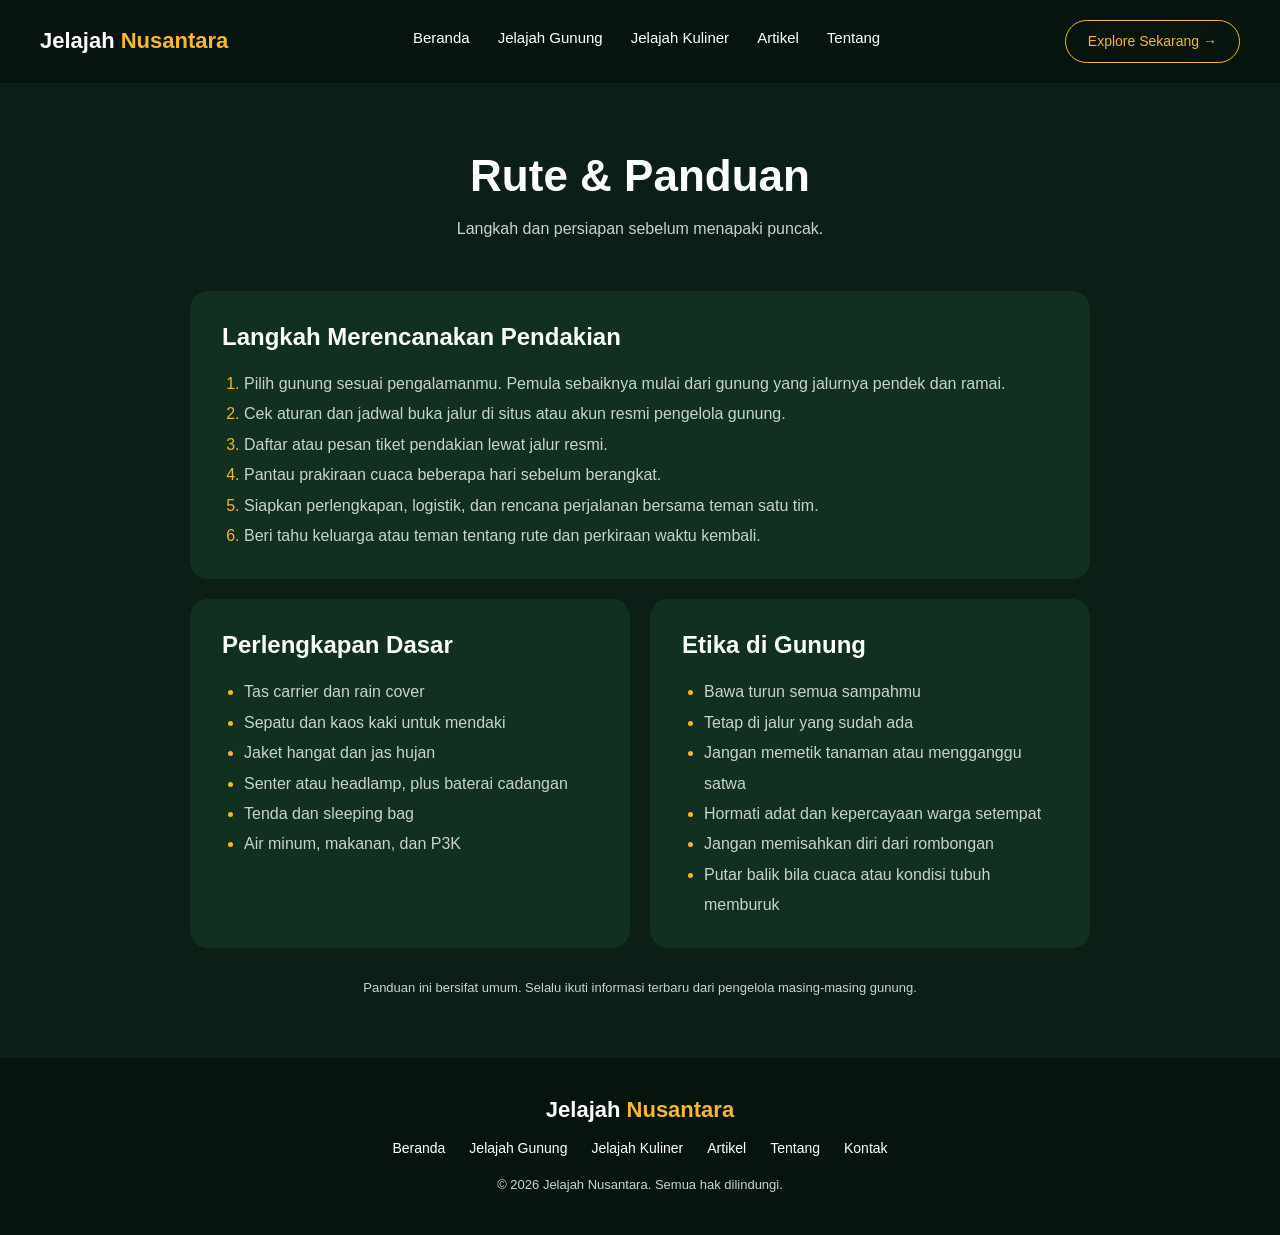
<file: panduan.html>
<!DOCTYPE html>
<html lang="id">
<head>
  <meta charset="UTF-8">
  <meta name="viewport" content="width=device-width, initial-scale=1.0">
  <title>Rute &amp; Panduan - Jelajah Nusantara</title>
  <link rel="stylesheet" href="style.css">
  <style>
    .guide-wrap { max-width: 900px; margin: 0 auto; }
    .guide-box {
      background: var(--bg-card);
      border-radius: 18px;
      padding: 28px 32px;
      margin-bottom: 20px;
    }
    .guide-box h2 { margin-bottom: 14px; }
    .guide-box ol, .guide-box ul {
      padding-left: 22px;
      color: var(--abu);
      line-height: 1.9;
    }
    .guide-box li::marker { color: var(--kuning); }
    .guide-grid {
      display: grid;
      grid-template-columns: 1fr 1fr;
      gap: 20px;
    }
    .guide-note {
      font-size: 13px;
      color: var(--abu);
      text-align: center;
      margin-top: 10px;
    }
    @media (max-width: 900px) {
      .guide-grid { grid-template-columns: 1fr; }
      .guide-box { padding: 22px; }
    }
  </style>
</head>
<body>

  <!-- NAVBAR -->
  <header class="navbar navbar-solid">
    <a href="index.html" class="logo">Jelajah <span>Nusantara</span></a>
    <nav>
      <a href="index.html">Beranda</a>
      <a href="gunung.html">Jelajah Gunung</a>
      <a href="kuliner.html">Jelajah Kuliner</a>
      <a href="artikel.html">Artikel</a>
      <a href="tentang.html">Tentang</a>
    </nav>
    <a href="gunung.html" class="btn-outline">Explore Sekarang →</a>
  </header>

  <!-- JUDUL HALAMAN -->
  <section class="page-hero">
    <h1>Rute &amp; Panduan</h1>
    <p>Langkah dan persiapan sebelum menapaki puncak.</p>
  </section>

  <!-- ISI -->
  <section class="page-section">
    <div class="guide-wrap">

      <div class="guide-box">
        <h2>Langkah Merencanakan Pendakian</h2>
        <ol>
          <li>Pilih gunung sesuai pengalamanmu. Pemula sebaiknya mulai dari gunung yang jalurnya pendek dan ramai.</li>
          <li>Cek aturan dan jadwal buka jalur di situs atau akun resmi pengelola gunung.</li>
          <li>Daftar atau pesan tiket pendakian lewat jalur resmi.</li>
          <li>Pantau prakiraan cuaca beberapa hari sebelum berangkat.</li>
          <li>Siapkan perlengkapan, logistik, dan rencana perjalanan bersama teman satu tim.</li>
          <li>Beri tahu keluarga atau teman tentang rute dan perkiraan waktu kembali.</li>
        </ol>
      </div>

      <div class="guide-grid">

        <div class="guide-box">
          <h2>Perlengkapan Dasar</h2>
          <ul>
            <li>Tas carrier dan rain cover</li>
            <li>Sepatu dan kaos kaki untuk mendaki</li>
            <li>Jaket hangat dan jas hujan</li>
            <li>Senter atau headlamp, plus baterai cadangan</li>
            <li>Tenda dan sleeping bag</li>
            <li>Air minum, makanan, dan P3K</li>
          </ul>
        </div>

        <div class="guide-box">
          <h2>Etika di Gunung</h2>
          <ul>
            <li>Bawa turun semua sampahmu</li>
            <li>Tetap di jalur yang sudah ada</li>
            <li>Jangan memetik tanaman atau mengganggu satwa</li>
            <li>Hormati adat dan kepercayaan warga setempat</li>
            <li>Jangan memisahkan diri dari rombongan</li>
            <li>Putar balik bila cuaca atau kondisi tubuh memburuk</li>
          </ul>
        </div>

      </div>

      <p class="guide-note">
        Panduan ini bersifat umum. Selalu ikuti informasi terbaru dari pengelola masing-masing gunung.
      </p>

    </div>
  </section>

  <!-- FOOTER -->
  <footer class="footer">
    <div class="logo">Jelajah <span>Nusantara</span></div>
    <nav>
      <a href="index.html">Beranda</a>
      <a href="gunung.html">Jelajah Gunung</a>
      <a href="kuliner.html">Jelajah Kuliner</a>
      <a href="artikel.html">Artikel</a>
      <a href="tentang.html">Tentang</a>
      <a href="kontak.html">Kontak</a>
    </nav>
    <p>© 2026 Jelajah Nusantara. Semua hak dilindungi.</p>
  </footer>
  <script src="menu.js"></script>
</body>
</html>
</file>
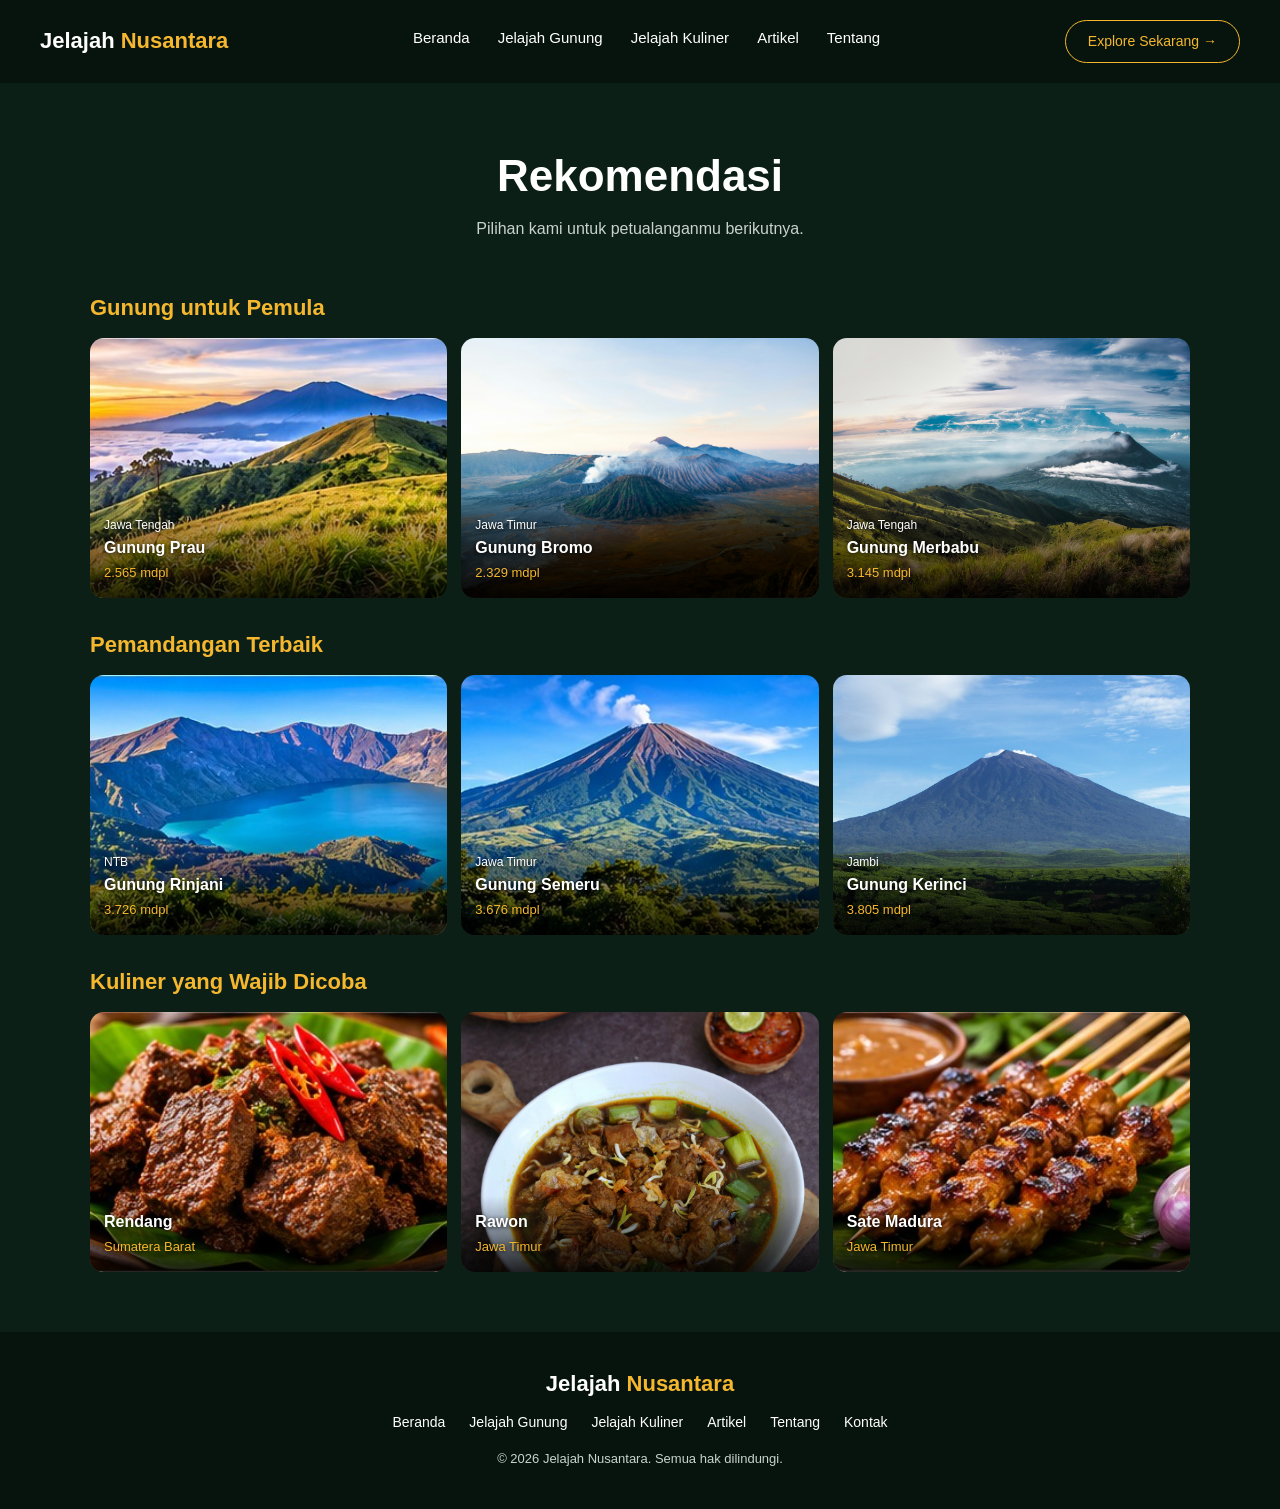
<file: rekomendasi.html>
<!DOCTYPE html>
<html lang="id">
<head>
  <meta charset="UTF-8">
  <meta name="viewport" content="width=device-width, initial-scale=1.0">
  <title>Rekomendasi - Jelajah Nusantara</title>
  <link rel="stylesheet" href="style.css">
  <style>
    .rec-title {
      max-width: 1100px;
      margin: 30px auto 14px;
      font-size: 22px;
      color: var(--kuning);
    }
    .rec-title:first-child { margin-top: 0; }
    .rec-grid {
      max-width: 1100px;
      margin: 0 auto;
    }
  </style>
</head>
<body>

  <!-- NAVBAR -->
  <header class="navbar navbar-solid">
    <a href="index.html" class="logo">Jelajah <span>Nusantara</span></a>
    <nav>
      <a href="index.html">Beranda</a>
      <a href="gunung.html">Jelajah Gunung</a>
      <a href="kuliner.html">Jelajah Kuliner</a>
      <a href="artikel.html">Artikel</a>
      <a href="tentang.html">Tentang</a>
    </nav>
    <a href="gunung.html" class="btn-outline">Explore Sekarang →</a>
  </header>

  <!-- JUDUL HALAMAN -->
  <section class="page-hero">
    <h1>Rekomendasi</h1>
    <p>Pilihan kami untuk petualanganmu berikutnya.</p>
  </section>

  <!-- ISI -->
  <section class="page-section">

    <h2 class="rec-title">Gunung untuk Pemula</h2>
    <div class="cards cards-grid rec-grid">
      <a href="gunung.html" class="card" style="background-image:url('images/prau.jpg')">
        <div class="card-info"><small>Jawa Tengah</small><h3>Gunung Prau</h3><span>2.565 mdpl</span></div>
      </a>
      <a href="gunung.html" class="card" style="background-image:url('images/bromo.jpg')">
        <div class="card-info"><small>Jawa Timur</small><h3>Gunung Bromo</h3><span>2.329 mdpl</span></div>
      </a>
      <a href="gunung.html" class="card" style="background-image:url('images/merbabu.jpg')">
        <div class="card-info"><small>Jawa Tengah</small><h3>Gunung Merbabu</h3><span>3.145 mdpl</span></div>
      </a>
    </div>

    <h2 class="rec-title">Pemandangan Terbaik</h2>
    <div class="cards cards-grid rec-grid">
      <a href="gunung.html" class="card" style="background-image:url('images/rinjani.jpg')">
        <div class="card-info"><small>NTB</small><h3>Gunung Rinjani</h3><span>3.726 mdpl</span></div>
      </a>
      <a href="gunung.html" class="card" style="background-image:url('images/semeru.jpg')">
        <div class="card-info"><small>Jawa Timur</small><h3>Gunung Semeru</h3><span>3.676 mdpl</span></div>
      </a>
      <a href="gunung.html" class="card" style="background-image:url('images/kerinci.jpg')">
        <div class="card-info"><small>Jambi</small><h3>Gunung Kerinci</h3><span>3.805 mdpl</span></div>
      </a>
    </div>

    <h2 class="rec-title">Kuliner yang Wajib Dicoba</h2>
    <div class="cards cards-grid rec-grid">
      <a href="kuliner.html" class="card" style="background-image:url('images/rendang.jpg')">
        <div class="card-info"><h3>Rendang</h3><span>Sumatera Barat</span></div>
      </a>
      <a href="kuliner.html" class="card" style="background-image:url('images/rawon.jpg')">
        <div class="card-info"><h3>Rawon</h3><span>Jawa Timur</span></div>
      </a>
      <a href="kuliner.html" class="card" style="background-image:url('images/sate.jpg')">
        <div class="card-info"><h3>Sate Madura</h3><span>Jawa Timur</span></div>
      </a>
    </div>

  </section>

  <!-- FOOTER -->
  <footer class="footer">
    <div class="logo">Jelajah <span>Nusantara</span></div>
    <nav>
      <a href="index.html">Beranda</a>
      <a href="gunung.html">Jelajah Gunung</a>
      <a href="kuliner.html">Jelajah Kuliner</a>
      <a href="artikel.html">Artikel</a>
      <a href="tentang.html">Tentang</a>
      <a href="kontak.html">Kontak</a>
    </nav>
    <p>© 2026 Jelajah Nusantara. Semua hak dilindungi.</p>
  </footer>
  <script src="menu.js"></script>
</body>
</html>
</file>
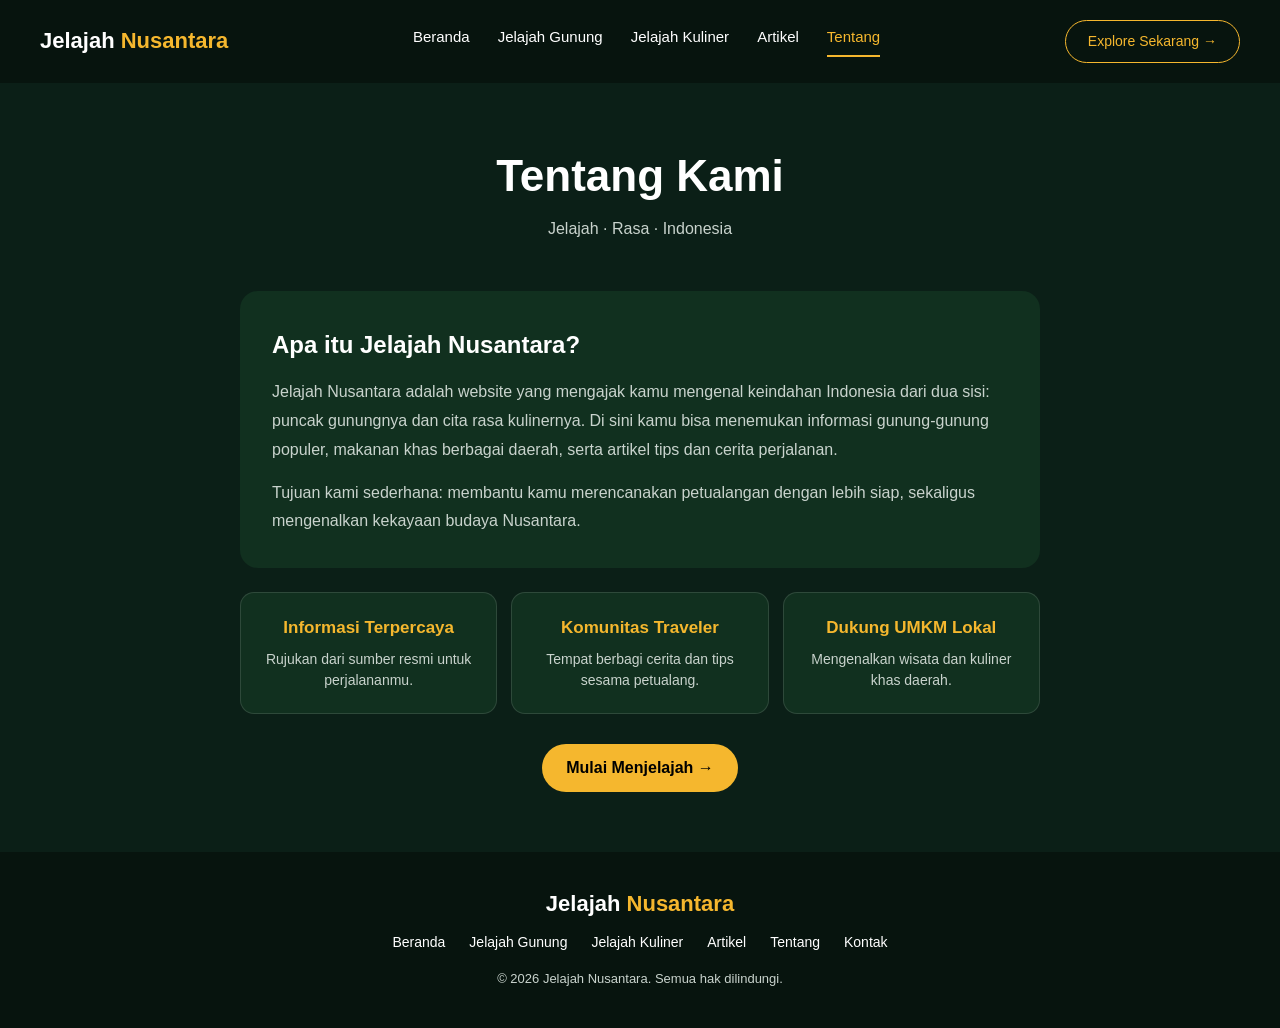
<file: tentang.html>
<!DOCTYPE html>
<html lang="id">
<head>
  <meta charset="UTF-8">
  <meta name="viewport" content="width=device-width, initial-scale=1.0">
  <title>Tentang - Jelajah Nusantara</title>
  <link rel="stylesheet" href="style.css">
  <style>
    .about-box {
      max-width: 800px;
      margin: 0 auto;
      background: var(--bg-card);
      border-radius: 18px;
      padding: 32px;
      line-height: 1.8;
      color: var(--abu);
    }
    .about-box h2 {
      color: var(--putih);
      margin-bottom: 12px;
    }
    .about-values {
      max-width: 800px;
      margin: 24px auto 0;
      display: grid;
      grid-template-columns: repeat(3, 1fr);
      gap: 14px;
    }
    .about-values div {
      background: var(--bg-card);
      border: 1px solid rgba(255,255,255,.12);
      border-radius: 14px;
      padding: 22px 16px;
      text-align: center;
    }
    .about-values h3 {
      color: var(--kuning);
      margin-bottom: 8px;
      font-size: 17px;
    }
    .about-values p {
      font-size: 14px;
      color: var(--abu);
    }
    .about-cta {
      text-align: center;
      margin-top: 30px;
    }
    @media (max-width: 900px) {
      .about-values { grid-template-columns: 1fr; }
    }
  </style>
</head>
<body>

  <!-- NAVBAR -->
  <header class="navbar navbar-solid">
    <a href="index.html" class="logo">Jelajah <span>Nusantara</span></a>
    <nav>
      <a href="index.html">Beranda</a>
      <a href="gunung.html">Jelajah Gunung</a>
      <a href="kuliner.html">Jelajah Kuliner</a>
      <a href="artikel.html">Artikel</a>
      <a href="tentang.html" class="active">Tentang</a>
    </nav>
    <a href="gunung.html" class="btn-outline">Explore Sekarang →</a>
  </header>

  <!-- JUDUL HALAMAN -->
  <section class="page-hero">
    <h1>Tentang Kami</h1>
    <p>Jelajah · Rasa · Indonesia</p>
  </section>

  <!-- ISI -->
  <section class="page-section">

    <div class="about-box">
      <h2>Apa itu Jelajah Nusantara?</h2>
      <p>
        Jelajah Nusantara adalah website yang mengajak kamu mengenal keindahan Indonesia
        dari dua sisi: puncak gunungnya dan cita rasa kulinernya. Di sini kamu bisa
        menemukan informasi gunung-gunung populer, makanan khas berbagai daerah, serta
        artikel tips dan cerita perjalanan.
      </p>
      <p style="margin-top:14px;">
        Tujuan kami sederhana: membantu kamu merencanakan petualangan dengan lebih
        siap, sekaligus mengenalkan kekayaan budaya Nusantara.
      </p>
    </div>

    <div class="about-values">
      <div>
        <h3>Informasi Terpercaya</h3>
        <p>Rujukan dari sumber resmi untuk perjalananmu.</p>
      </div>
      <div>
        <h3>Komunitas Traveler</h3>
        <p>Tempat berbagi cerita dan tips sesama petualang.</p>
      </div>
      <div>
        <h3>Dukung UMKM Lokal</h3>
        <p>Mengenalkan wisata dan kuliner khas daerah.</p>
      </div>
    </div>

    <div class="about-cta">
      <a href="gunung.html" class="btn-yellow">Mulai Menjelajah →</a>
    </div>

  </section>

  <!-- FOOTER -->
  <footer class="footer">
    <div class="logo">Jelajah <span>Nusantara</span></div>
    <nav>
      <a href="index.html">Beranda</a>
      <a href="gunung.html">Jelajah Gunung</a>
      <a href="kuliner.html">Jelajah Kuliner</a>
      <a href="artikel.html">Artikel</a>
      <a href="tentang.html">Tentang</a>
      <a href="kontak.html">Kontak</a>
    </nav>
    <p>© 2026 Jelajah Nusantara. Semua hak dilindungi.</p>
  </footer>
  <script src="menu.js"></script>
</body>
</html>
</file>
<file: style.css>
/* ===== RESET & WARNA ===== */
* { margin: 0; padding: 0; box-sizing: border-box; }

:root {
  --bg: #0b1f17;
  --bg-card: #11301f;
  --kuning: #f5b72e;
  --putih: #ffffff;
  --abu: #c9d3cd;
}

body {
  font-family: 'Segoe UI', Arial, sans-serif;
  background: var(--bg);
  color: var(--putih);
  line-height: 1.5;
}

a { color: inherit; text-decoration: none; }

/* ===== NAVBAR ===== */
.navbar {
  position: absolute;
  top: 0; left: 0; right: 0;
  z-index: 10;
  display: flex;
  align-items: center;
  justify-content: space-between;
  padding: 20px 40px;
}

.logo {
  font-size: 22px;
  font-weight: 800;
  line-height: 1.1;
}
.logo span { color: var(--kuning); }

.navbar nav { display: flex; gap: 28px; }
.navbar nav a { font-size: 15px; padding-bottom: 6px; }
.navbar nav a.active,
.navbar nav a:hover {
  color: var(--kuning);
  border-bottom: 2px solid var(--kuning);
}

.btn-outline {
  border: 1.5px solid var(--kuning);
  color: var(--kuning);
  padding: 10px 22px;
  border-radius: 30px;
  font-size: 14px;
}
.btn-outline:hover { background: var(--kuning); color: #000; }

/* ===== HERO ===== */
.hero {
  min-height: 520px;
  padding: 150px 20px 60px;
  text-align: center;
  background:
    linear-gradient(to bottom, rgba(0,0,0,.35), var(--bg)),
    url('images/hero.jpg') center / cover no-repeat;
}

.hero-sub {
  font-family: Georgia, serif;
  font-style: italic;
  font-size: 30px;
  color: var(--kuning);
}

.hero h1 {
  font-size: 64px;
  font-weight: 800;
  margin: 6px 0 14px;
}

.hero-desc {
  max-width: 560px;
  margin: 0 auto 28px;
  font-size: 17px;
}

.search-box {
  display: flex;
  max-width: 480px;
  margin: 0 auto;
  background: #fff;
  border-radius: 40px;
  overflow: hidden;
}
.search-box input {
  flex: 1;
  border: none;
  padding: 16px 22px;
  font-size: 15px;
  outline: none;
}
.search-box button {
  border: none;
  background: var(--kuning);
  padding: 0 28px;
  font-weight: 700;
  cursor: pointer;
}

/* ===== KARTU PINTASAN ===== */
.shortcuts {
  display: grid;
  grid-template-columns: repeat(5, 1fr);
  gap: 16px;
  padding: 0 40px;
  margin-top: -40px;
  position: relative;
  z-index: 5;
}
.shortcut {
  background: rgba(17, 48, 31, .9);
  border: 1px solid rgba(255,255,255,.15);
  border-radius: 14px;
  padding: 22px 10px;
  text-align: center;
  font-weight: 600;
}
.shortcut:hover { border-color: var(--kuning); color: var(--kuning); }

/* ===== JUDUL SECTION ===== */
.section-head {
  display: flex;
  justify-content: space-between;
  align-items: flex-end;
  margin-bottom: 18px;
}
.section-head h2 { font-size: 26px; }
.section-head p { font-size: 13px; color: var(--abu); }
.section-head > a {
  color: var(--kuning);
  font-size: 13px;
  font-weight: 600;
  white-space: nowrap;
}

/* ===== KARTU GAMBAR ===== */
.cards {
  display: grid;
  grid-template-columns: repeat(3, 1fr);
  gap: 14px;
}
.card {
  height: 200px;
  border-radius: 14px;
  background-color: var(--bg-card);
  background-size: cover;
  background-position: center;
  display: flex;
  align-items: flex-end;
  overflow: hidden;
  transition: transform .2s;
}
.card:hover { transform: translateY(-4px); }

.card-info {
  width: 100%;
  padding: 14px;
  background: linear-gradient(to top, rgba(0,0,0,.85), transparent);
}
.card-info small { color: var(--abu); font-size: 12px; }
.card-info h3 { font-size: 16px; }
.card-info span { color: var(--kuning); font-size: 13px; }

/* ===== DUA KOLOM ===== */
.two-col {
  display: grid;
  grid-template-columns: 1fr 1fr;
  gap: 40px;
  padding: 50px 40px 20px;
}

/* ===== ARTIKEL + CTA ===== */
.article-row {
  display: grid;
  grid-template-columns: 2.4fr 1fr;
  gap: 30px;
  padding: 30px 40px 50px;
}

.cta {
  background: linear-gradient(135deg, #1d5a35, #0f3a22);
  border-radius: 18px;
  padding: 30px 24px;
  align-self: stretch;
}
.cta h3 { font-size: 26px; margin-bottom: 12px; }
.cta p { font-size: 14px; color: var(--abu); margin-bottom: 20px; }

.btn-yellow {
  display: inline-block;
  background: var(--kuning);
  color: #000;
  font-weight: 700;
  padding: 12px 24px;
  border-radius: 30px;
}

/* ===== PITA INFO ===== */
.info-strip {
  display: flex;
  justify-content: space-around;
  align-items: center;
  gap: 20px;
  padding: 30px 40px;
  background: #0f3a22;
  font-size: 14px;
}
.slogan {
  font-family: Georgia, serif;
  font-style: italic;
  font-size: 24px;
  color: var(--kuning);
}

/* ===== FOOTER ===== */
.footer {
  text-align: center;
  padding: 40px 20px;
  background: #07140e;
}
.footer nav {
  display: flex;
  justify-content: center;
  flex-wrap: wrap;
  gap: 24px;
  margin: 16px 0;
  font-size: 14px;
}
.footer nav a:hover { color: var(--kuning); }
.footer p { font-size: 13px; color: var(--abu); }

/* ===== HP / LAYAR KECIL ===== */
@media (max-width: 900px) {
  .navbar { flex-wrap: wrap; gap: 10px; padding: 16px 20px; }
  .navbar nav { gap: 14px; flex-wrap: wrap; }
  .hero h1 { font-size: 40px; }
  .shortcuts { grid-template-columns: repeat(2, 1fr); padding: 0 20px; }
  .two-col, .article-row { grid-template-columns: 1fr; padding-left: 20px; padding-right: 20px; }
  .cards { grid-template-columns: 1fr; }
    .info-strip { flex-direction: column; text-align: center; }
}
 /* ===== HALAMAN DALAM ===== */
.navbar-solid {
  position: relative;
  background: #07140e;
}

.page-hero {
  text-align: center;
  padding: 60px 20px 30px;
}
.page-hero h1 { font-size: 44px; }
.page-hero p { color: var(--abu); margin-top: 8px; }

.page-section { padding: 20px 40px 60px; }

.cards-grid { grid-template-columns: repeat(3, 1fr); }
.cards-grid .card { height: 260px; }

/* Teks di kartu lebih terbaca */
.card-info small,
.card-info h3,
.card-info span {
  text-shadow: 0 1px 4px rgba(0,0,0,.9);
}
.card-info small { color: #fff; }

@media (max-width: 900px) {
  .page-section { padding: 20px; }
  .cards-grid { grid-template-columns: 1fr; }
}
</file>
